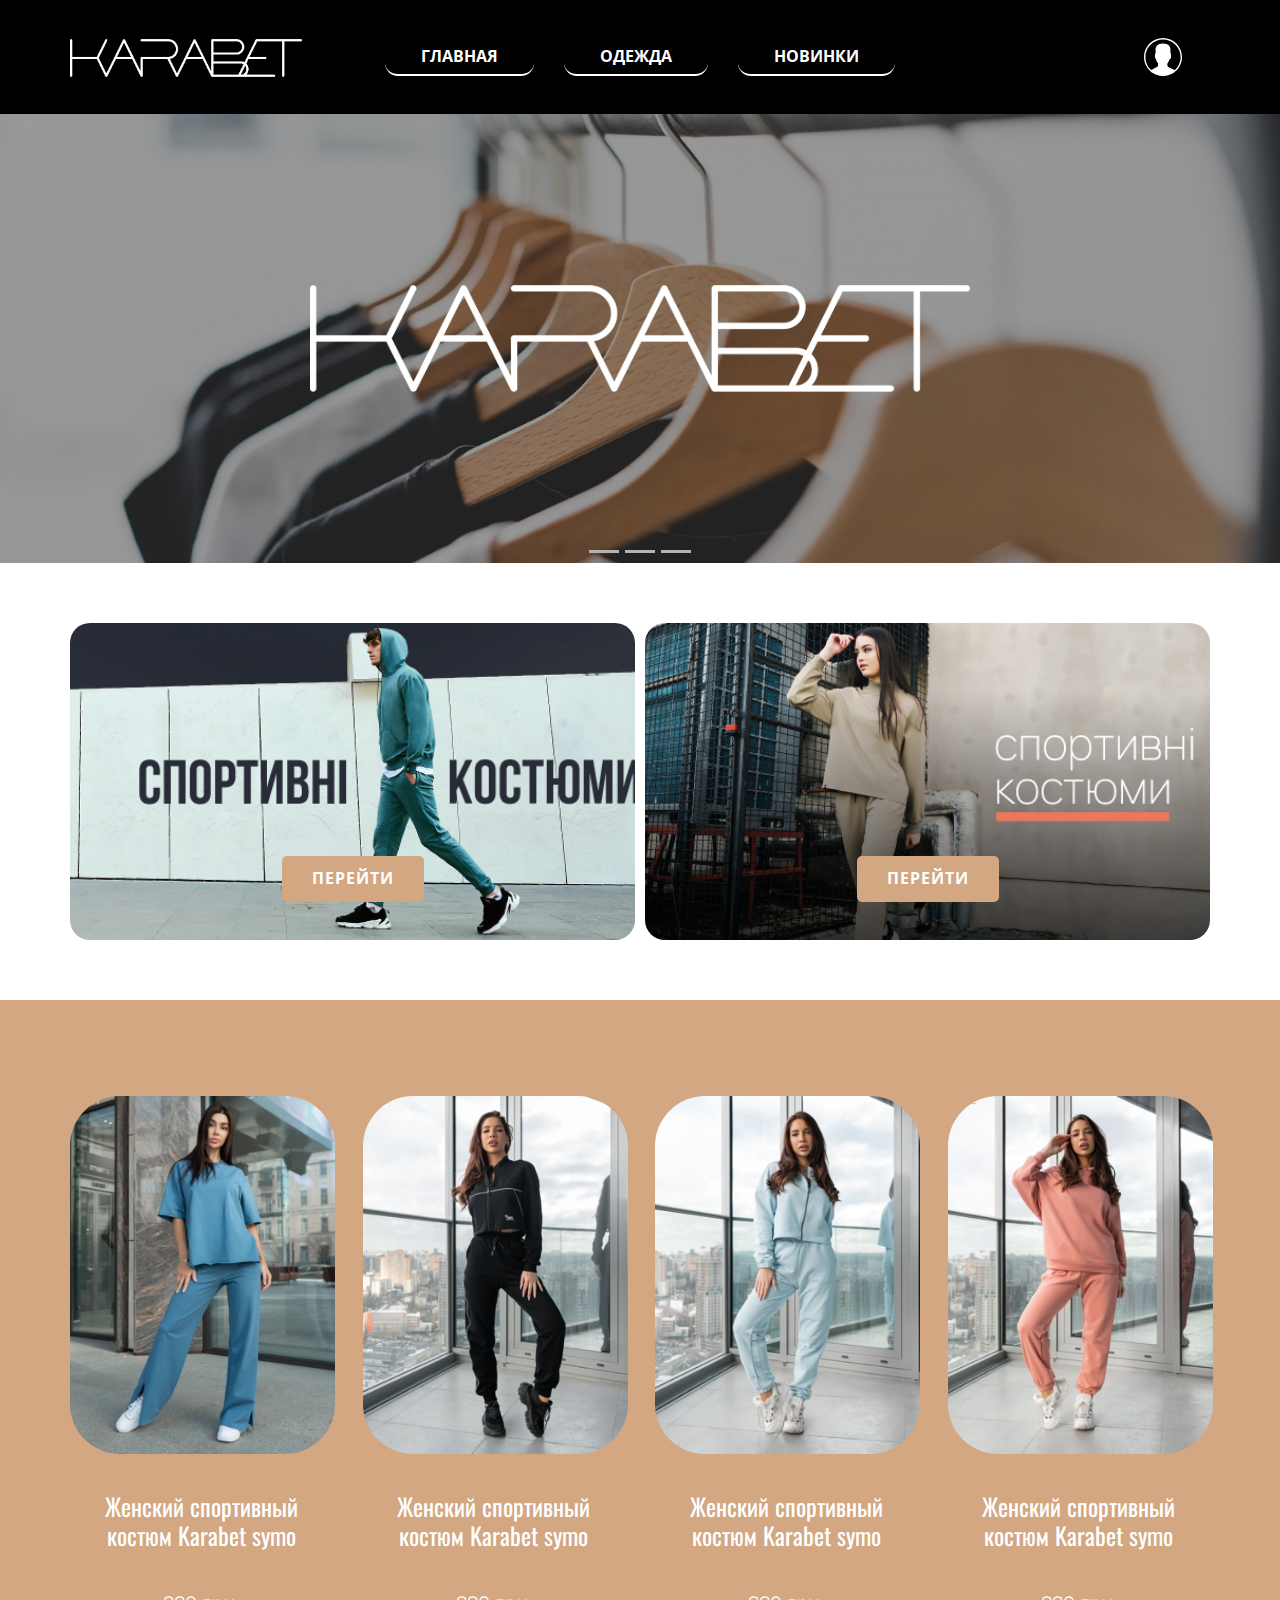
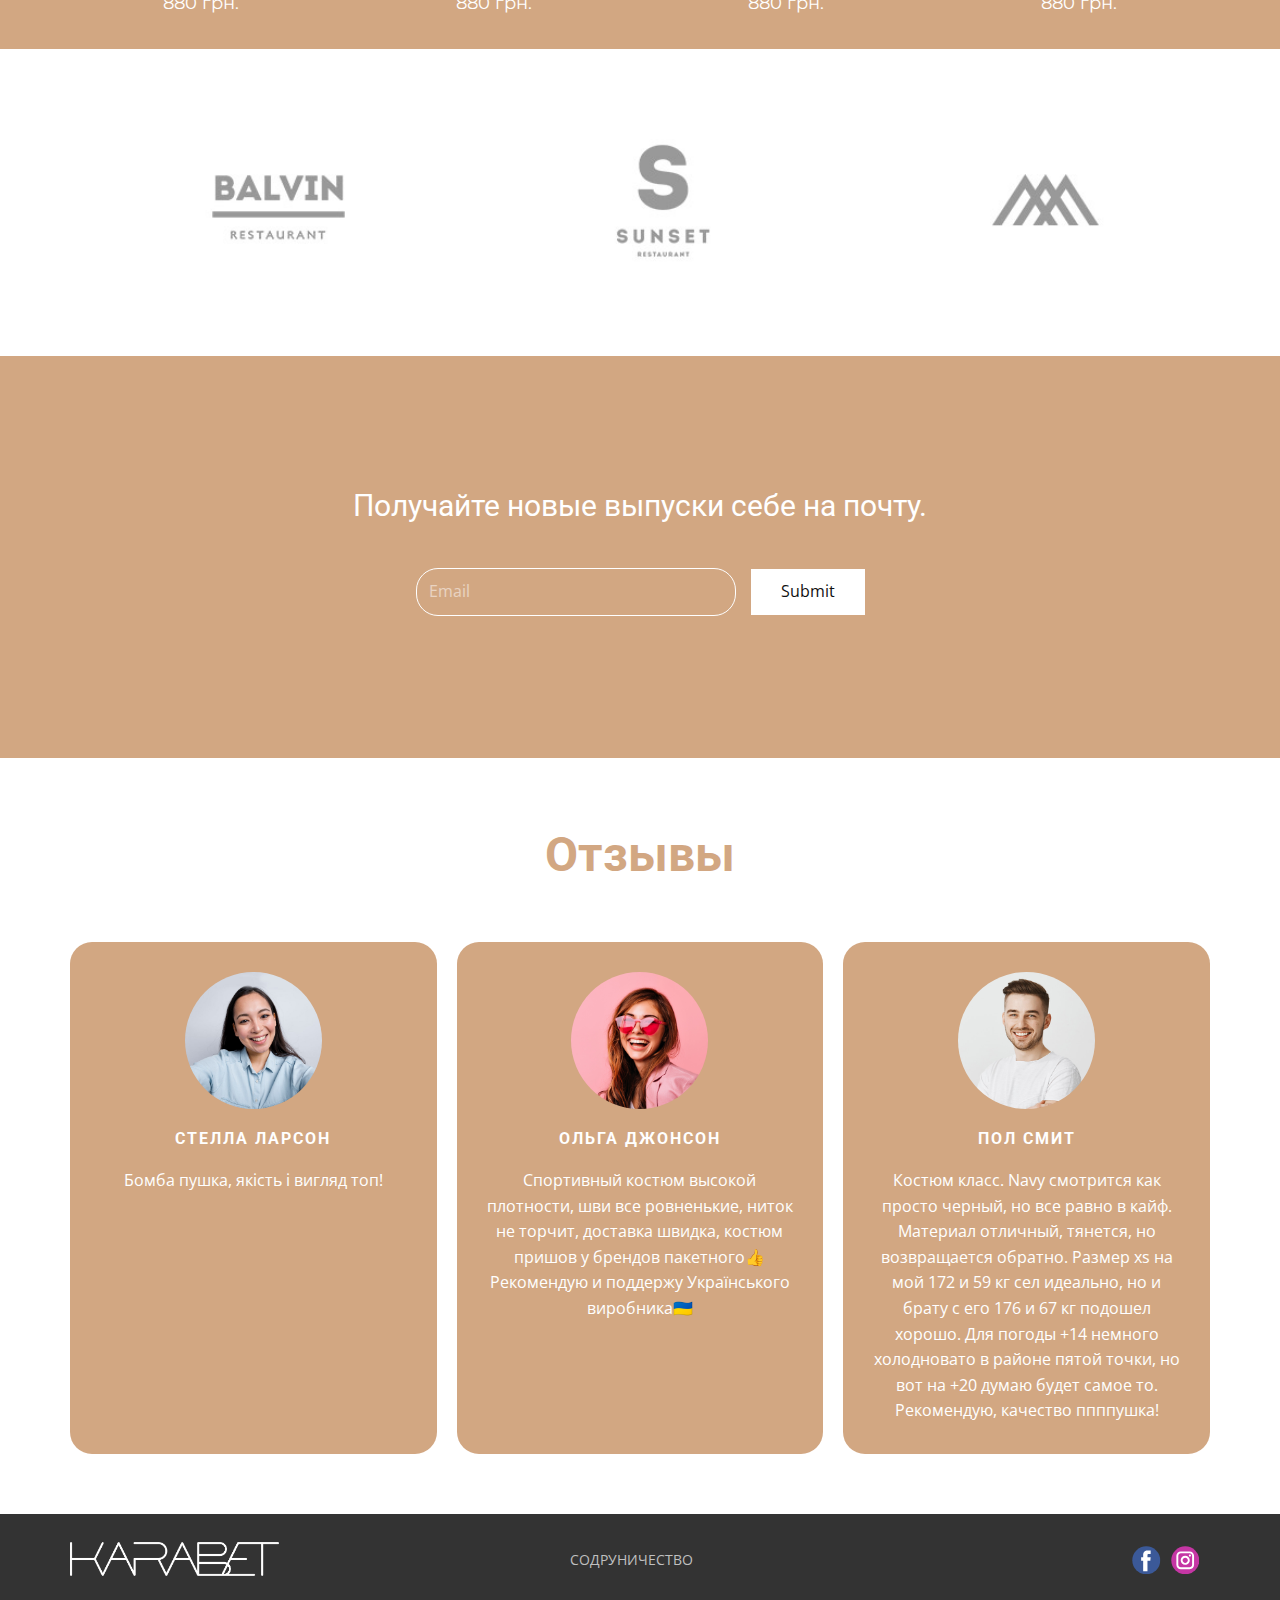
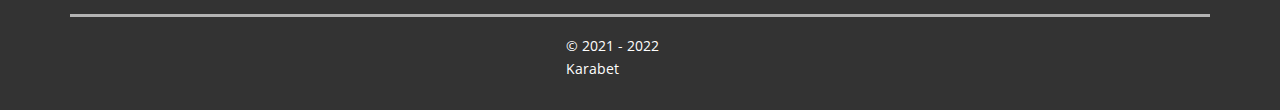
<file: index.html>
<!DOCTYPE html>
<html style="font-size: 16px;">
  <head>
	  <!-- Global site tag (gtag.js) - Google Analytics -->
<script async src="https://www.googletagmanager.com/gtag/js?id=G-96XTBKDZY0"></script>
<script>
  window.dataLayer = window.dataLayer || [];
  function gtag(){dataLayer.push(arguments);}
  gtag('js', new Date());

  gtag('config', 'G-96XTBKDZY0');
</script>
	  <meta name="author"content="Годзь Влад"> 
	  <meta name="robots" content="NOINDEX,NOFOLLOW" />
    <meta name="viewport" content="width=device-width, initial-scale=1.0">
    <meta charset="utf-8">
    <meta name="keywords" content="Интернет-магазин KARABET - Одежда для всей семьи, Женский спортивный костюм Karabet symo, Женский спортивный, Женский спортивный костюм, Cпортивный костюм, Спортивные костюмы в Украине, Купить спортивный костюм в Интернет-магазине">
    <meta name="description" content="Официальный каталог украинского бренда Karabet Studio. Магазины в крупнейших городах Украины. Большой выбор вещей. Высокое качество. Доставка 1-2 дня. Оплата при получении. Украинское производство.">
    <meta name="page_type" content="np-template-header-footer-from-plugin">
    <title>KARABЕ́T | for men & women</title>
	  <link rel="icon" type="image/x-icon" href="images/favicon.png">
    <link rel="stylesheet" href="nicepage.css" media="screen">
<link rel="stylesheet" href="index.css" media="screen">
    <script class="u-script" type="text/javascript" src="jquery.js" defer=""></script>
    <script class="u-script" type="text/javascript" src="nicepage.js" defer=""></script>
    <meta name="generator" content="Nicepage 4.8.2, nicepage.com">
    <link id="u-theme-google-font" rel="stylesheet" href="https://fonts.googleapis.com/css?family=Roboto:100,100i,300,300i,400,400i,500,500i,700,700i,900,900i|Open+Sans:300,300i,400,400i,500,500i,600,600i,700,700i,800,800i">
    <link id="u-page-google-font" rel="stylesheet" href="https://fonts.googleapis.com/css?family=Oswald:200,300,400,500,600,700|Montserrat:100,100i,200,200i,300,300i,400,400i,500,500i,600,600i,700,700i,800,800i,900,900i">
    
    
    
    
    
    
    
    
    
    <script type="application/ld+json">{
		"@context": "http://schema.org",
		"@type": "Organization",
		"name": "",
		"logo": "images/LOGOKarabet1.png",
		"sameAs": [
				"https://www.facebook.com/karabetstyle",
				"https://www.instagram.com/karabet_studio/"
		]
}</script>
    <meta name="theme-color" content="#478ac9">
    <meta property="og:title" content="index">
    <meta property="og:type" content="website">
  </head>
  <body class="u-body u-xxl-mode"><header class="u-align-center-xs u-black u-clearfix u-header u-header" id="sec-9068" data-animation-name="" data-animation-duration="0" data-animation-delay="0" data-animation-direction=""><div class="u-clearfix u-sheet u-sheet-1"><span class="u-icon u-text-white u-icon-1" data-href="Index4.html" data-page-id="147861892"><svg class="u-svg-link" preserveAspectRatio="xMidYMin slice" viewBox="0 0 55 55" style=""><use xmlns:xlink="http://www.w3.org/1999/xlink" xlink:href="#svg-ff4d"></use></svg><svg class="u-svg-content" viewBox="0 0 55 55" x="0px" y="0px" id="svg-ff4d" style="enable-background:new 0 0 55 55;"><path d="M55,27.5C55,12.337,42.663,0,27.5,0S0,12.337,0,27.5c0,8.009,3.444,15.228,8.926,20.258l-0.026,0.023l0.892,0.752
	c0.058,0.049,0.121,0.089,0.179,0.137c0.474,0.393,0.965,0.766,1.465,1.127c0.162,0.117,0.324,0.234,0.489,0.348
	c0.534,0.368,1.082,0.717,1.642,1.048c0.122,0.072,0.245,0.142,0.368,0.212c0.613,0.349,1.239,0.678,1.88,0.98
	c0.047,0.022,0.095,0.042,0.142,0.064c2.089,0.971,4.319,1.684,6.651,2.105c0.061,0.011,0.122,0.022,0.184,0.033
	c0.724,0.125,1.456,0.225,2.197,0.292c0.09,0.008,0.18,0.013,0.271,0.021C25.998,54.961,26.744,55,27.5,55
	c0.749,0,1.488-0.039,2.222-0.098c0.093-0.008,0.186-0.013,0.279-0.021c0.735-0.067,1.461-0.164,2.178-0.287
	c0.062-0.011,0.125-0.022,0.187-0.034c2.297-0.412,4.495-1.109,6.557-2.055c0.076-0.035,0.153-0.068,0.229-0.104
	c0.617-0.29,1.22-0.603,1.811-0.936c0.147-0.083,0.293-0.167,0.439-0.253c0.538-0.317,1.067-0.648,1.581-1
	c0.185-0.126,0.366-0.259,0.549-0.391c0.439-0.316,0.87-0.642,1.289-0.983c0.093-0.075,0.193-0.14,0.284-0.217l0.915-0.764
	l-0.027-0.023C51.523,42.802,55,35.55,55,27.5z M2,27.5C2,13.439,13.439,2,27.5,2S53,13.439,53,27.5
	c0,7.577-3.325,14.389-8.589,19.063c-0.294-0.203-0.59-0.385-0.893-0.537l-8.467-4.233c-0.76-0.38-1.232-1.144-1.232-1.993v-2.957
	c0.196-0.242,0.403-0.516,0.617-0.817c1.096-1.548,1.975-3.27,2.616-5.123c1.267-0.602,2.085-1.864,2.085-3.289v-3.545
	c0-0.867-0.318-1.708-0.887-2.369v-4.667c0.052-0.52,0.236-3.448-1.883-5.864C34.524,9.065,31.541,8,27.5,8
	s-7.024,1.065-8.867,3.168c-2.119,2.416-1.935,5.346-1.883,5.864v4.667c-0.568,0.661-0.887,1.502-0.887,2.369v3.545
	c0,1.101,0.494,2.128,1.34,2.821c0.81,3.173,2.477,5.575,3.093,6.389v2.894c0,0.816-0.445,1.566-1.162,1.958l-7.907,4.313
	c-0.252,0.137-0.502,0.297-0.752,0.476C5.276,41.792,2,35.022,2,27.5z"></path></svg></span>
        <nav class="u-menu u-menu-dropdown u-offcanvas u-menu-1" data-responsive-from="MD">
          <div class="menu-collapse" style="font-size: 1rem; letter-spacing: 0px; font-weight: 700; text-transform: uppercase;">
            <a class="u-button-style u-custom-active-border-color u-custom-active-color u-custom-border u-custom-border-color u-custom-border-radius u-custom-borders u-custom-hover-border-color u-custom-left-right-menu-spacing u-custom-padding-bottom u-custom-text-active-color u-custom-text-color u-custom-text-hover-color u-custom-top-bottom-menu-spacing u-nav-link u-text-active-palette-1-base u-text-hover-palette-2-base" href="#" style="padding: 5px 6px; font-size: calc(1em + 10px);">
              <svg class="u-svg-link" viewBox="0 0 24 24"><use xmlns:xlink="http://www.w3.org/1999/xlink" xlink:href="#menu-hamburger"></use></svg>
              <svg class="u-svg-content" version="1.1" id="menu-hamburger" viewBox="0 0 16 16" x="0px" y="0px" xmlns:xlink="http://www.w3.org/1999/xlink" xmlns="http://www.w3.org/2000/svg"><g><rect y="1" width="16" height="2"></rect><rect y="7" width="16" height="2"></rect><rect y="13" width="16" height="2"></rect>
</g></svg>
            </a>
          </div>
          <div class="u-custom-menu u-nav-container">
            <ul class="u-nav u-spacing-30 u-unstyled u-nav-1"><li class="u-nav-item"><a class="u-border-2 u-border-active-white u-border-hover-white u-border-no-left u-border-no-right u-border-no-top u-border-white u-button-style u-nav-link u-radius-13 u-text-active-white u-text-hover-palette-5-light-1 u-text-white" href="index.html" style="padding: 10px 36px;">Главная</a>
</li><li class="u-nav-item"><a class="u-border-2 u-border-active-white u-border-hover-white u-border-no-left u-border-no-right u-border-no-top u-border-white u-button-style u-nav-link u-radius-13 u-text-active-white u-text-hover-palette-5-light-1 u-text-white" href="#" style="padding: 10px 36px;">Одежда</a><div class="u-nav-popup"><ul class="u-h-spacing-39 u-nav u-unstyled u-v-spacing-11 u-nav-2"><li class="u-nav-item"><a class="u-button-style u-grey-10 u-nav-link" href="index1.html">Женская одежда</a>
</li><li class="u-nav-item"><a class="u-button-style u-grey-10 u-nav-link" href="index2.html">Мужская одежда</a>
</li></ul>
</div>
</li><li class="u-nav-item"><a class="u-border-2 u-border-active-white u-border-hover-white u-border-no-left u-border-no-right u-border-no-top u-border-white u-button-style u-nav-link u-radius-13 u-text-active-white u-text-hover-palette-5-light-1 u-text-white" href="index3.html" style="padding: 10px 36px;">Новинки</a>
</li></ul>
          </div>
          <div class="u-custom-menu u-nav-container-collapse">
            <div class="u-black u-container-style u-inner-container-layout u-opacity u-opacity-90 u-sidenav">
              <div class="u-inner-container-layout u-sidenav-overflow">
                <div class="u-menu-close"></div>
                <ul class="u-align-center u-nav u-popupmenu-items u-unstyled u-nav-3"><li class="u-nav-item"><a class="u-button-style u-nav-link" href="index.html">Главная</a>
</li><li class="u-nav-item"><a class="u-button-style u-nav-link" href="#">Одежда</a><div class="u-nav-popup"><ul class="u-h-spacing-39 u-nav u-unstyled u-v-spacing-11 u-nav-4"><li class="u-nav-item"><a class="u-button-style u-nav-link" href="index1.html">Женская одежда</a>
</li><li class="u-nav-item"><a class="u-button-style u-nav-link" href="index2.html">Мужская одежда</a>
</li></ul>
</div>
</li><li class="u-nav-item"><a class="u-button-style u-nav-link" href="index3.html">Новинки</a>
</li></ul>
              </div>
            </div>
            <div class="u-grey-10 u-menu-overlay u-opacity u-opacity-45"></div>
          </div>
        </nav>
        <a href="index.html" data-page-id="681125330" class="u-image u-logo u-image-1" data-image-width="2889" data-image-height="468" title="Главная">
          <img src="images/LOGOKarabet1.png" class="u-logo-image u-logo-image-1">
        </a>
      </div></header>
    <section class="u-carousel u-carousel-duration-500 u-slide u-block-669a-1" id="carousel_6254" data-image-width="1600" data-image-height="900" data-interval="4000" data-u-ride="carousel" data-pause="false">
      <ol class="u-absolute-hcenter u-carousel-indicators u-block-669a-5">
        <li data-u-target="#carousel_6254" data-u-slide-to="0" class="u-active u-grey-30"></li>
        <li data-u-target="#carousel_6254" class="u-grey-30" data-u-slide-to="1"></li>
        <li data-u-target="#carousel_6254" class="u-grey-30" data-u-slide-to="2"></li>
      </ol>
      <div class="u-carousel-inner" role="listbox">
        <div class="u-active u-align-center u-carousel-item u-clearfix u-image u-shading u-section-1-1" data-image-width="1600" data-image-height="900">
          <div class="u-align-left u-clearfix u-sheet u-valign-middle u-sheet-1">
            <img class="u-image u-image-default u-image-1" src="images/LOGOKarabet11.png" alt="" data-image-width="2889" data-image-height="468" data-href="#">
          </div>
        </div>
        <div class="u-align-center-lg u-align-center-md u-align-center-sm u-align-center-xl u-align-center-xs u-carousel-item u-clearfix u-image u-shading u-section-1-2" data-image-width="1920" data-image-height="600">
          <div class="u-clearfix u-sheet u-sheet-1"></div>
        </div>
        <div class="u-align-center u-carousel-item u-clearfix u-image u-shading u-section-1-3" src="" data-image-width="1680" data-image-height="900">
          <div class="u-clearfix u-sheet u-valign-middle u-sheet-1">
            <h2 class="u-custom-font u-font-courier-new u-text u-text-default u-text-1" data-animation-name="customAnimationIn" data-animation-duration="1000" data-animation-direction=""> БОЛЬШАЯ РАСПРОДАЖА В KARABET.<br>СКИДКИ 30-70%
            </h2>
          </div>
        </div>
      </div>
      <a class="u-absolute-vcenter u-carousel-control u-carousel-control-prev u-hidden u-text-grey-30 u-block-669a-3" href="#carousel_6254" role="button" data-u-slide="prev">
        <span aria-hidden="true">
          <svg viewBox="0 0 477.175 477.175"><path d="M145.188,238.575l215.5-215.5c5.3-5.3,5.3-13.8,0-19.1s-13.8-5.3-19.1,0l-225.1,225.1c-5.3,5.3-5.3,13.8,0,19.1l225.1,225
                    c2.6,2.6,6.1,4,9.5,4s6.9-1.3,9.5-4c5.3-5.3,5.3-13.8,0-19.1L145.188,238.575z"></path></svg>
        </span>
        <span class="sr-only">Previous</span>
      </a>
      <a class="u-absolute-vcenter u-carousel-control u-carousel-control-next u-hidden u-text-grey-30 u-block-669a-4" href="#carousel_6254" role="button" data-u-slide="next">
        <span aria-hidden="true">
          <svg viewBox="0 0 477.175 477.175"><path d="M360.731,229.075l-225.1-225.1c-5.3-5.3-13.8-5.3-19.1,0s-5.3,13.8,0,19.1l215.5,215.5l-215.5,215.5
                    c-5.3,5.3-5.3,13.8,0,19.1c2.6,2.6,6.1,4,9.5,4c3.4,0,6.9-1.3,9.5-4l225.1-225.1C365.931,242.875,365.931,234.275,360.731,229.075z"></path></svg>
        </span>
        <span class="sr-only">Next</span>
      </a>
    </section>
    <section class="u-clearfix u-section-2" id="sec-663c">
      <div class="u-clearfix u-sheet u-valign-middle u-sheet-1">
        <div class="u-clearfix u-expanded-width u-gutter-10 u-layout-wrap u-layout-wrap-1">
          <div class="u-layout">
            <div class="u-layout-row">
              <div class="u-align-left u-container-style u-image u-image-round u-layout-cell u-left-cell u-radius-25 u-size-30 u-image-1" src="" data-image-width="570" data-image-height="300" data-href="#">
                <div class="u-container-layout u-container-layout-1" src="">
                  <a href="index2.html" data-page-id="2431012798" class="u-btn u-btn-round u-button-style u-custom-color-2 u-hover-custom-color-2 u-hover-feature u-radius-5 u-btn-1">Перейти</a>
                </div>
              </div>
              <div class="u-align-center-sm u-align-center-xs u-align-left-lg u-align-left-md u-align-left-xl u-align-left-xxl u-container-style u-image u-layout-cell u-radius-25 u-right-cell u-size-30 u-image-2" src="" data-href="#" data-image-width="570" data-image-height="300">
                <div class="u-container-layout u-container-layout-2" src="">
                  <a href="index1.html" data-page-id="417626393" class="u-btn u-btn-round u-button-style u-custom-color-2 u-hover-custom-color-2 u-hover-feature u-radius-5 u-btn-2">Перейти</a>
                </div>
              </div>
            </div>
          </div>
        </div>
      </div>
      
      
    </section>
    <section class="u-clearfix u-custom-color-2 u-section-3" id="sec-4e37">
      <div class="u-clearfix u-sheet u-sheet-1">
        <div class="u-repeater u-repeater-1">
          <div class="u-container-style u-list-item u-repeater-item u-video-cover">
            <div class="u-container-layout u-similar-container u-container-layout-1">
              <img class="u-align-center-lg u-align-center-md u-align-center-sm u-align-center-xs u-image u-image-round u-radius-50 u-image-1" src="images/03510968fcc34ff0ab466c2efa15d9aa.jpeg" alt="" data-image-width="336" data-image-height="420">
              <div class="u-container-style u-expanded-width-lg u-expanded-width-md u-expanded-width-xl u-expanded-width-xxl u-group u-group-1">
                <div class="u-container-layout u-container-layout-2">
                  <h4 class="u-align-center u-custom-font u-font-oswald u-text u-text-white u-text-1"> Женский спортивный костюм Karabet symo</h4>
                  <h6 class="u-align-center u-custom-font u-font-montserrat u-text u-text-2"> 880 грн.</h6>
                </div>
              </div>
            </div>
          </div>
          <div class="u-align-center u-container-style u-list-item u-repeater-item u-video-cover">
            <div class="u-container-layout u-similar-container u-container-layout-3">
              <img class="u-align-center-lg u-align-center-md u-align-center-sm u-align-center-xs u-image u-image-round u-radius-50 u-image-2" src="images/b334647488e34ffa843dd0b1b7561b19.jpeg" alt="" data-image-width="336" data-image-height="420">
              <div class="u-container-style u-expanded-width-lg u-expanded-width-md u-expanded-width-xl u-expanded-width-xxl u-group u-video-cover u-group-2">
                <div class="u-container-layout u-container-layout-4">
                  <h4 class="u-align-center u-custom-font u-font-oswald u-text u-text-white u-text-3"> Женский спортивный костюм Karabet symo</h4>
                  <h6 class="u-align-center u-custom-font u-font-montserrat u-text u-text-4"> 880 грн.</h6>
                </div>
              </div>
            </div>
          </div>
          <div class="u-align-center u-container-style u-list-item u-repeater-item u-video-cover">
            <div class="u-container-layout u-similar-container u-container-layout-5">
              <img class="u-align-center-lg u-align-center-md u-align-center-sm u-align-center-xs u-image u-image-round u-radius-50 u-image-3" src="images/51244a3e5cad4fa789153a7228e9fe6b.jpeg" alt="" data-image-width="336" data-image-height="420">
              <div class="u-container-style u-expanded-width-lg u-expanded-width-md u-expanded-width-xl u-expanded-width-xxl u-group u-video-cover u-group-3">
                <div class="u-container-layout u-container-layout-6">
                  <h4 class="u-align-center u-custom-font u-font-oswald u-text u-text-white u-text-5"> Женский спортивный костюм Karabet symo</h4>
                  <h6 class="u-align-center u-custom-font u-font-montserrat u-text u-text-6"> 880 грн.</h6>
                </div>
              </div>
            </div>
          </div>
          <div class="u-align-center u-container-style u-list-item u-repeater-item u-video-cover">
            <div class="u-container-layout u-similar-container u-container-layout-7">
              <img class="u-align-center-lg u-align-center-md u-align-center-sm u-align-center-xs u-image u-image-round u-radius-50 u-image-4" src="images/1edc336057d84feca75d97e58a9d52b2.jpeg" alt="" data-image-width="336" data-image-height="420">
              <div class="u-container-style u-expanded-width-lg u-expanded-width-md u-expanded-width-xl u-expanded-width-xxl u-group u-video-cover u-group-4">
                <div class="u-container-layout u-container-layout-8">
                  <h4 class="u-align-center u-custom-font u-font-oswald u-text u-text-white u-text-7"> Женский спортивный костюм Karabet symo</h4>
                  <h6 class="u-align-center u-custom-font u-font-montserrat u-text u-text-8"> 880 грн.</h6>
                </div>
              </div>
            </div>
          </div>
        </div>
      </div>
    </section>
    <section class="u-align-center-lg u-align-center-md u-align-center-sm u-align-center-xs u-clearfix u-section-4" id="sec-355e">
      <div class="u-clearfix u-sheet u-valign-middle-lg u-valign-middle-md u-valign-middle-sm u-valign-middle-xs u-sheet-1">
        <div class="u-expanded-width u-list u-list-1">
          <div class="u-repeater u-repeater-1">
            <div class="u-container-style u-list-item u-repeater-item">
              <div class="u-container-layout u-similar-container u-container-layout-1">
                <img alt="" class="u-align-center u-expanded-width-xs u-image u-image-contain u-image-default u-image-1" data-image-width="150" data-image-height="150" src="images/82896c5cfbeb3e9d628d685761d5106b.jpeg">
              </div>
            </div>
            <div class="u-container-style u-list-item u-repeater-item">
              <div class="u-container-layout u-similar-container u-container-layout-2">
                <img alt="" class="u-align-center u-expanded-width-xs u-image u-image-contain u-image-default u-image-2" data-image-width="150" data-image-height="150" src="images/e55bae5793cb5e5848bd5882209fecba.jpeg">
              </div>
            </div>
            <div class="u-container-style u-list-item u-repeater-item">
              <div class="u-container-layout u-similar-container u-container-layout-3">
                <img alt="" class="u-align-center u-expanded-width-xs u-image u-image-contain u-image-default u-image-3" data-image-width="150" data-image-height="150" src="images/f9e95c14b7f65aff23628e89fe290e03.jpeg">
              </div>
            </div>
          </div>
        </div>
      </div>
    </section>
    <section class="u-align-center u-clearfix u-custom-color-2 u-section-5" id="sec-5dc6">
      <div class="u-clearfix u-sheet u-sheet-1">
        <h3 class="u-text u-text-default u-text-1"> Получайте новые выпуски себе на почту.</h3>
        <div class="u-form u-form-1">
          <form action="#" method="POST" class="u-clearfix u-form-horizontal u-form-spacing-15 u-inner-form" style="padding: 15px;" source="email">
            <div class="u-form-email u-form-group u-label-none">
              <label for="email-ef64" class="u-label">Email</label>
              <input type="email" placeholder="Email" id="email-ef64" name="email" class="u-border-1 u-border-white u-input u-input-rectangle u-radius-22" required="">
            </div>
            <div class="u-form-group u-form-submit">
              <a href="#" class="u-border-none u-btn u-btn-submit u-button-style u-white u-btn-1">Submit</a>
              <input type="submit" value="submit" class="u-form-control-hidden">
            </div>
            <div class="u-form-send-message u-form-send-success">#FormSendSuccess</div>
            <div class="u-form-send-error u-form-send-message">#FormSendError</div>
            <input type="hidden" value="" name="recaptchaResponse">
          </form>
        </div>
      </div>
    </section>
    <section class="u-align-center u-clearfix u-section-6" id="carousel_ef32">
      <div class="u-clearfix u-sheet u-sheet-1">
        <h2 class="u-text u-text-custom-color-2 u-text-default u-text-1"> Отзывы</h2>
        <div class="u-expanded-width u-layout-grid u-list u-list-1">
          <div class="u-repeater u-repeater-1">
            <div class="u-align-center u-container-style u-custom-color-2 u-list-item u-radius-22 u-repeater-item u-shape-round u-list-item-1">
              <div class="u-container-layout u-similar-container u-valign-top u-container-layout-1">
                <div alt="" class="u-image u-image-circle u-image-1" data-image-width="1000" data-image-height="876"></div>
                <h6 class="u-text u-text-default u-text-white u-text-2"> стелла ларсон</h6>
                <p class="u-text u-text-3"> Бомба пушка, якість і вигляд топ!</p>
              </div>
            </div>
            <div class="u-align-center u-container-style u-custom-color-2 u-list-item u-radius-22 u-repeater-item u-shape-round u-list-item-2">
              <div class="u-container-layout u-similar-container u-valign-top u-container-layout-2">
                <div alt="" class="u-image u-image-circle u-image-2" data-image-width="800" data-image-height="800"></div>
                <h6 class="u-text u-text-default u-text-white u-text-4"> Ольга Джонсон</h6>
                <p class="u-text u-text-5"> Спортивный костюм высокой плотности, шви все ровненькие, ниток не торчит, доставка швидка, костюм пришов у брендов пакетного👍 Рекомендую и поддержу Українського виробника🇺🇦</p>
              </div>
            </div>
            <div class="u-align-center u-container-style u-custom-color-2 u-list-item u-radius-22 u-repeater-item u-shape-round u-list-item-3">
              <div class="u-container-layout u-similar-container u-valign-top u-container-layout-3">
                <div alt="" class="u-image u-image-circle u-image-3" data-image-width="626" data-image-height="417"></div>
                <h6 class="u-text u-text-default u-text-white u-text-6"> Пол Смит</h6>
                <p class="u-text u-text-7"> Костюм класс. Navy смотрится как просто черный, но все равно в кайф. Материал отличный, тянется, но возвращается обратно. Размер xs на мой 172 и 59 кг сел идеально, но и брату с его 176 и 67 кг подошел хорошо. Для погоды +14 немного холодновато в районе пятой точки, но вот на +20 думаю будет самое то. Рекомендую, качество ппппушка!</p>
              </div>
            </div>
          </div>
        </div>
      </div>
    </section>
    
    
    
    
    <footer class="u-align-center-md u-align-center-sm u-align-center-xs u-clearfix u-footer u-grey-80" id="sec-7356"><div class="u-clearfix u-sheet u-sheet-1">
        <a href="#" class="u-image u-logo u-image-1" data-image-width="2889" data-image-height="468" title="№">
          <img src="images/LOGOKarabet1-5.png" class="u-logo-image u-logo-image-1">
        </a>
        <div class="u-align-left-lg u-align-left-md u-align-left-xl u-align-left-xxl u-align-right-sm u-align-right-xs u-social-icons u-spacing-10 u-social-icons-1">
          <a class="u-social-url" title="facebook" target="_blank" href="https://www.facebook.com/karabetstyle"><span class="u-icon u-social-facebook u-social-icon u-icon-1"><svg class="u-svg-link" preserveAspectRatio="xMidYMin slice" viewBox="0 0 112 112" style=""><use xmlns:xlink="http://www.w3.org/1999/xlink" xlink:href="#svg-9c58"></use></svg><svg class="u-svg-content" viewBox="0 0 112 112" x="0" y="0" id="svg-9c58"><circle fill="currentColor" cx="56.1" cy="56.1" r="55"></circle><path fill="#FFFFFF" d="M73.5,31.6h-9.1c-1.4,0-3.6,0.8-3.6,3.9v8.5h12.6L72,58.3H60.8v40.8H43.9V58.3h-8V43.9h8v-9.2
            c0-6.7,3.1-17,17-17h12.5v13.9H73.5z"></path></svg></span>
          </a>
          <a class="u-social-url" title="instagram" target="_blank" href="https://www.instagram.com/karabet_studio/"><span class="u-icon u-social-icon u-social-instagram u-icon-2"><svg class="u-svg-link" preserveAspectRatio="xMidYMin slice" viewBox="0 0 112 112" style=""><use xmlns:xlink="http://www.w3.org/1999/xlink" xlink:href="#svg-712c"></use></svg><svg class="u-svg-content" viewBox="0 0 112 112" x="0" y="0" id="svg-712c"><circle fill="currentColor" cx="56.1" cy="56.1" r="55"></circle><path fill="#FFFFFF" d="M55.9,38.2c-9.9,0-17.9,8-17.9,17.9C38,66,46,74,55.9,74c9.9,0,17.9-8,17.9-17.9C73.8,46.2,65.8,38.2,55.9,38.2
            z M55.9,66.4c-5.7,0-10.3-4.6-10.3-10.3c-0.1-5.7,4.6-10.3,10.3-10.3c5.7,0,10.3,4.6,10.3,10.3C66.2,61.8,61.6,66.4,55.9,66.4z"></path><path fill="#FFFFFF" d="M74.3,33.5c-2.3,0-4.2,1.9-4.2,4.2s1.9,4.2,4.2,4.2s4.2-1.9,4.2-4.2S76.6,33.5,74.3,33.5z"></path><path fill="#FFFFFF" d="M73.1,21.3H38.6c-9.7,0-17.5,7.9-17.5,17.5v34.5c0,9.7,7.9,17.6,17.5,17.6h34.5c9.7,0,17.5-7.9,17.5-17.5V38.8
            C90.6,29.1,82.7,21.3,73.1,21.3z M83,73.3c0,5.5-4.5,9.9-9.9,9.9H38.6c-5.5,0-9.9-4.5-9.9-9.9V38.8c0-5.5,4.5-9.9,9.9-9.9h34.5
            c5.5,0,9.9,4.5,9.9,9.9V73.3z"></path></svg></span>
          </a>
        </div>
        <p class="u-text u-text-grey-15 u-text-1">
          <a class="u-active-none u-border-none u-btn u-button-link u-button-style u-hover-none u-none u-text-grey-25 u-btn-1" href="index5.html" data-page-id="754713083">СОДРУНИЧЕСТВО</a>
        </p>
        <div class="u-absolute-hcenter-md u-absolute-hcenter-sm u-absolute-hcenter-xs u-border-3 u-border-grey-30 u-expanded-width u-line u-line-horizontal u-line-1"></div>
        <p class="u-text u-text-2"> © 2021 - 2022 Karabet</p>
      </div></footer>
  </body>
</html>
</file>
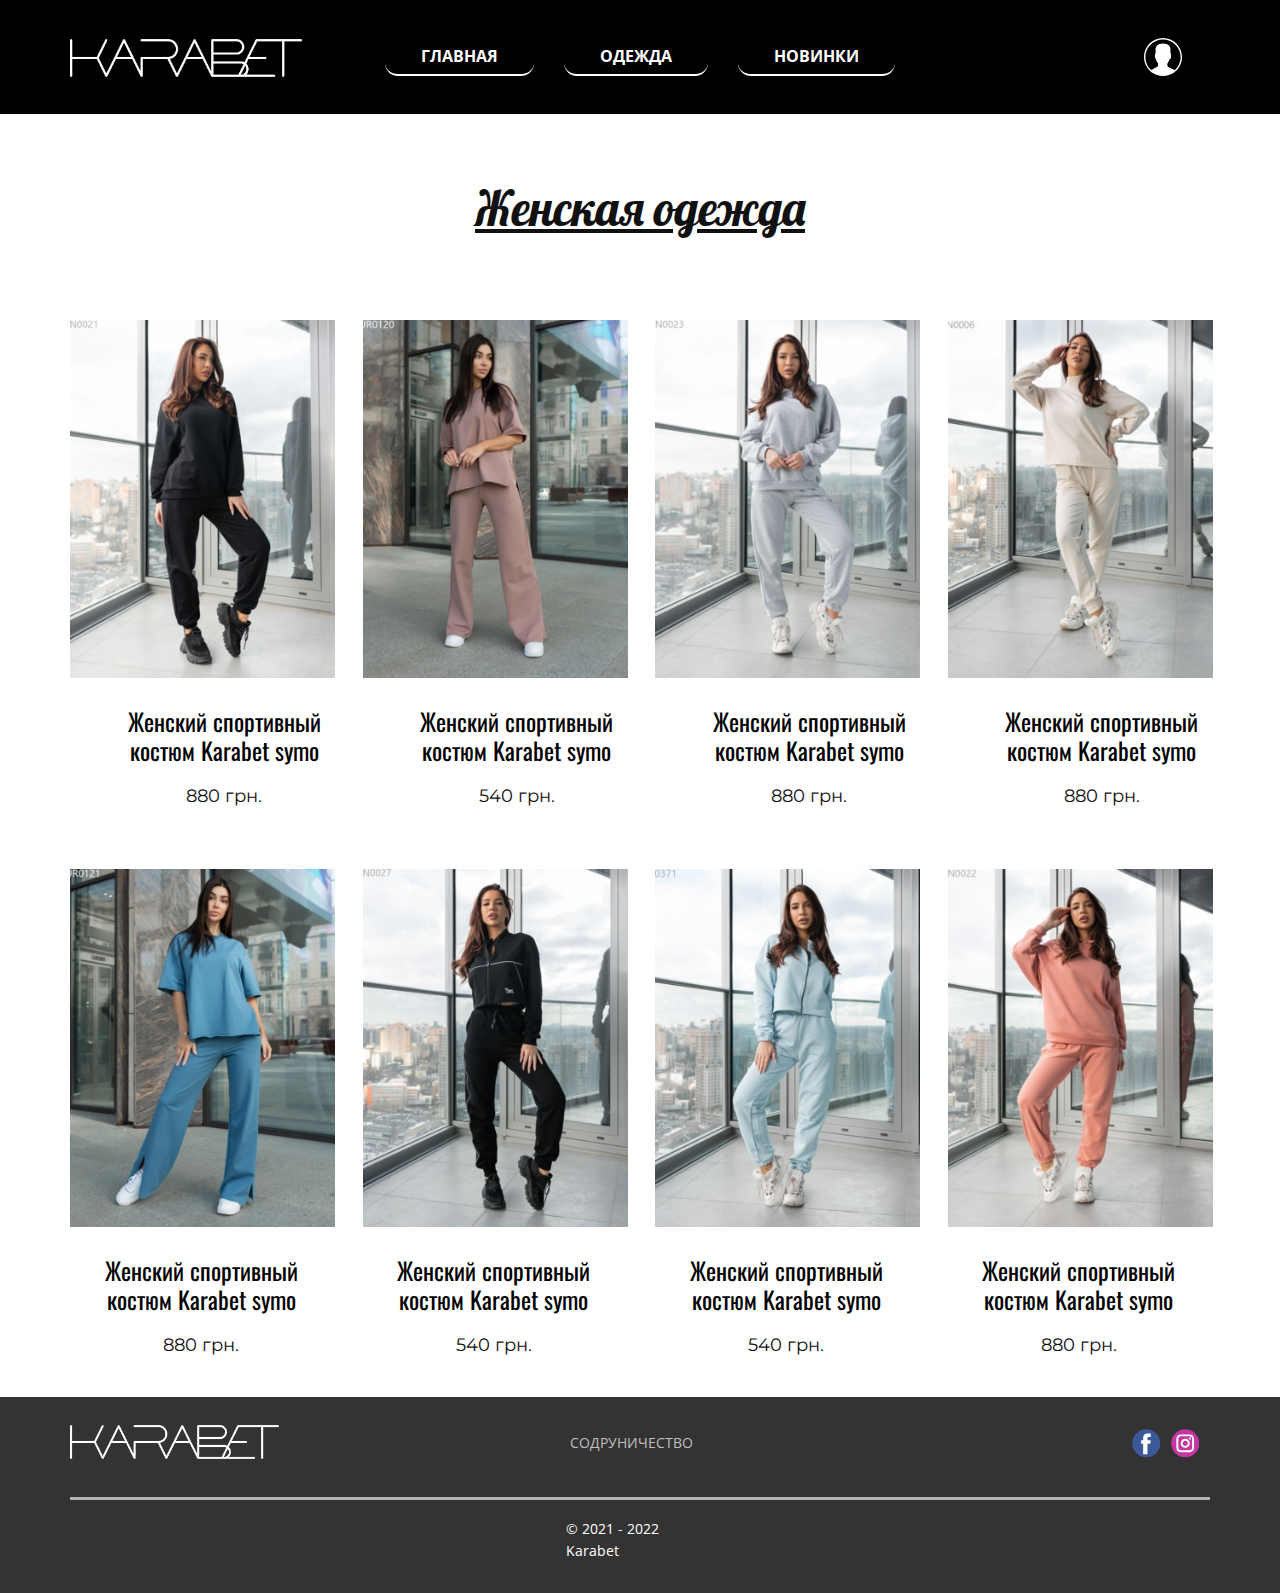
<file: index1.html>
<!DOCTYPE html>
<html style="font-size: 16px;">
  <head>
    <meta name="viewport" content="width=device-width, initial-scale=1.0">
    <meta charset="utf-8">
    <meta name="keywords" content="Женский спортивный костюм Karabet symo, Женский спортивный, Женский спортивный костюм, Cпортивный костюм, Спортивные костюмы в Украине, Купить спортивный костюм в Интернет-магазине">
    <meta name="description" content="Официальный каталог украинского бренда Karabet Studio. Магазины в крупнейших городах Украины. Большой выбор вещей. Высокое качество. Доставка 1-2 дня. Оплата при получении. Украинское производство.">
    <meta name="page_type" content="np-template-header-footer-from-plugin">
    <title>Женские спортивные костюмы</title>
    <link rel="icon" href="images/favicon (KARABET).png" type="image/x-icon">
    <link rel="stylesheet" href="nicepage.css" media="screen">
<link rel="stylesheet" href="index1.css" media="screen">
    <script class="u-script" type="text/javascript" src="jquery.js" defer=""></script>
    <script class="u-script" type="text/javascript" src="nicepage.js" defer=""></script>
    <meta name="generator" content="Nicepage 4.8.2, nicepage.com">
    <link id="u-theme-google-font" rel="stylesheet" href="https://fonts.googleapis.com/css?family=Roboto:100,100i,300,300i,400,400i,500,500i,700,700i,900,900i|Open+Sans:300,300i,400,400i,500,500i,600,600i,700,700i,800,800i">
    <link id="u-page-google-font" rel="stylesheet" href="https://fonts.googleapis.com/css?family=Lobster:400|Oswald:200,300,400,500,600,700|Montserrat:100,100i,200,200i,300,300i,400,400i,500,500i,600,600i,700,700i,800,800i,900,900i">
    
    
    
    
    <script type="application/ld+json">{
		"@context": "http://schema.org",
		"@type": "Organization",
		"name": "",
		"logo": "images/LOGOKarabet1.png",
		"sameAs": [
				"https://www.facebook.com/karabetstyle",
				"https://www.instagram.com/karabet_studio/"
		]
}</script>
    <meta name="theme-color" content="#478ac9">
    <meta property="og:title" content="index1">
    <meta property="og:type" content="website">
  </head>
  <body class="u-body u-xxl-mode"><header class="u-align-center-xs u-black u-clearfix u-header u-header" id="sec-9068" data-animation-name="" data-animation-duration="0" data-animation-delay="0" data-animation-direction=""><div class="u-clearfix u-sheet u-sheet-1"><span class="u-icon u-text-white u-icon-1" data-href="Index4.html" data-page-id="147861892"><svg class="u-svg-link" preserveAspectRatio="xMidYMin slice" viewBox="0 0 55 55" style=""><use xmlns:xlink="http://www.w3.org/1999/xlink" xlink:href="#svg-ff4d"></use></svg><svg class="u-svg-content" viewBox="0 0 55 55" x="0px" y="0px" id="svg-ff4d" style="enable-background:new 0 0 55 55;"><path d="M55,27.5C55,12.337,42.663,0,27.5,0S0,12.337,0,27.5c0,8.009,3.444,15.228,8.926,20.258l-0.026,0.023l0.892,0.752
	c0.058,0.049,0.121,0.089,0.179,0.137c0.474,0.393,0.965,0.766,1.465,1.127c0.162,0.117,0.324,0.234,0.489,0.348
	c0.534,0.368,1.082,0.717,1.642,1.048c0.122,0.072,0.245,0.142,0.368,0.212c0.613,0.349,1.239,0.678,1.88,0.98
	c0.047,0.022,0.095,0.042,0.142,0.064c2.089,0.971,4.319,1.684,6.651,2.105c0.061,0.011,0.122,0.022,0.184,0.033
	c0.724,0.125,1.456,0.225,2.197,0.292c0.09,0.008,0.18,0.013,0.271,0.021C25.998,54.961,26.744,55,27.5,55
	c0.749,0,1.488-0.039,2.222-0.098c0.093-0.008,0.186-0.013,0.279-0.021c0.735-0.067,1.461-0.164,2.178-0.287
	c0.062-0.011,0.125-0.022,0.187-0.034c2.297-0.412,4.495-1.109,6.557-2.055c0.076-0.035,0.153-0.068,0.229-0.104
	c0.617-0.29,1.22-0.603,1.811-0.936c0.147-0.083,0.293-0.167,0.439-0.253c0.538-0.317,1.067-0.648,1.581-1
	c0.185-0.126,0.366-0.259,0.549-0.391c0.439-0.316,0.87-0.642,1.289-0.983c0.093-0.075,0.193-0.14,0.284-0.217l0.915-0.764
	l-0.027-0.023C51.523,42.802,55,35.55,55,27.5z M2,27.5C2,13.439,13.439,2,27.5,2S53,13.439,53,27.5
	c0,7.577-3.325,14.389-8.589,19.063c-0.294-0.203-0.59-0.385-0.893-0.537l-8.467-4.233c-0.76-0.38-1.232-1.144-1.232-1.993v-2.957
	c0.196-0.242,0.403-0.516,0.617-0.817c1.096-1.548,1.975-3.27,2.616-5.123c1.267-0.602,2.085-1.864,2.085-3.289v-3.545
	c0-0.867-0.318-1.708-0.887-2.369v-4.667c0.052-0.52,0.236-3.448-1.883-5.864C34.524,9.065,31.541,8,27.5,8
	s-7.024,1.065-8.867,3.168c-2.119,2.416-1.935,5.346-1.883,5.864v4.667c-0.568,0.661-0.887,1.502-0.887,2.369v3.545
	c0,1.101,0.494,2.128,1.34,2.821c0.81,3.173,2.477,5.575,3.093,6.389v2.894c0,0.816-0.445,1.566-1.162,1.958l-7.907,4.313
	c-0.252,0.137-0.502,0.297-0.752,0.476C5.276,41.792,2,35.022,2,27.5z"></path></svg></span>
        <nav class="u-menu u-menu-dropdown u-offcanvas u-menu-1" data-responsive-from="MD">
          <div class="menu-collapse" style="font-size: 1rem; letter-spacing: 0px; font-weight: 700; text-transform: uppercase;">
            <a class="u-button-style u-custom-active-border-color u-custom-active-color u-custom-border u-custom-border-color u-custom-border-radius u-custom-borders u-custom-hover-border-color u-custom-left-right-menu-spacing u-custom-padding-bottom u-custom-text-active-color u-custom-text-color u-custom-text-hover-color u-custom-top-bottom-menu-spacing u-nav-link u-text-active-palette-1-base u-text-hover-palette-2-base" href="#" style="padding: 5px 6px; font-size: calc(1em + 10px);">
              <svg class="u-svg-link" viewBox="0 0 24 24"><use xmlns:xlink="http://www.w3.org/1999/xlink" xlink:href="#menu-hamburger"></use></svg>
              <svg class="u-svg-content" version="1.1" id="menu-hamburger" viewBox="0 0 16 16" x="0px" y="0px" xmlns:xlink="http://www.w3.org/1999/xlink" xmlns="http://www.w3.org/2000/svg"><g><rect y="1" width="16" height="2"></rect><rect y="7" width="16" height="2"></rect><rect y="13" width="16" height="2"></rect>
</g></svg>
            </a>
          </div>
          <div class="u-custom-menu u-nav-container">
            <ul class="u-nav u-spacing-30 u-unstyled u-nav-1"><li class="u-nav-item"><a class="u-border-2 u-border-active-white u-border-hover-white u-border-no-left u-border-no-right u-border-no-top u-border-white u-button-style u-nav-link u-radius-13 u-text-active-white u-text-hover-palette-5-light-1 u-text-white" href="index.html" style="padding: 10px 36px;">Главная</a>
</li><li class="u-nav-item"><a class="u-border-2 u-border-active-white u-border-hover-white u-border-no-left u-border-no-right u-border-no-top u-border-white u-button-style u-nav-link u-radius-13 u-text-active-white u-text-hover-palette-5-light-1 u-text-white" href="#" style="padding: 10px 36px;">Одежда</a><div class="u-nav-popup"><ul class="u-h-spacing-39 u-nav u-unstyled u-v-spacing-11 u-nav-2"><li class="u-nav-item"><a class="u-button-style u-grey-10 u-nav-link" href="index1.html">Женская одежда</a>
</li><li class="u-nav-item"><a class="u-button-style u-grey-10 u-nav-link" href="index2.html">Мужская одежда</a>
</li></ul>
</div>
</li><li class="u-nav-item"><a class="u-border-2 u-border-active-white u-border-hover-white u-border-no-left u-border-no-right u-border-no-top u-border-white u-button-style u-nav-link u-radius-13 u-text-active-white u-text-hover-palette-5-light-1 u-text-white" href="index3.html" style="padding: 10px 36px;">Новинки</a>
</li></ul>
          </div>
          <div class="u-custom-menu u-nav-container-collapse">
            <div class="u-black u-container-style u-inner-container-layout u-opacity u-opacity-90 u-sidenav">
              <div class="u-inner-container-layout u-sidenav-overflow">
                <div class="u-menu-close"></div>
                <ul class="u-align-center u-nav u-popupmenu-items u-unstyled u-nav-3"><li class="u-nav-item"><a class="u-button-style u-nav-link" href="index.html">Главная</a>
</li><li class="u-nav-item"><a class="u-button-style u-nav-link" href="#">Одежда</a><div class="u-nav-popup"><ul class="u-h-spacing-39 u-nav u-unstyled u-v-spacing-11 u-nav-4"><li class="u-nav-item"><a class="u-button-style u-nav-link" href="index1.html">Женская одежда</a>
</li><li class="u-nav-item"><a class="u-button-style u-nav-link" href="index2.html">Мужская одежда</a>
</li></ul>
</div>
</li><li class="u-nav-item"><a class="u-button-style u-nav-link" href="index3.html">Новинки</a>
</li></ul>
              </div>
            </div>
            <div class="u-grey-10 u-menu-overlay u-opacity u-opacity-45"></div>
          </div>
        </nav>
        <a href="index.html" data-page-id="681125330" class="u-image u-logo u-image-1" data-image-width="2889" data-image-height="468" title="Главная">
          <img src="images/LOGOKarabet1.png" class="u-logo-image u-logo-image-1">
        </a>
      </div></header>
    <section class="u-align-center u-clearfix u-section-1" id="sec-4bde">
      <div class="u-clearfix u-sheet u-sheet-1">
        <h1 class="u-align-center u-custom-font u-font-lobster u-text u-text-default u-text-1">Женская одежда</h1>
        <div class="u-expanded-width u-list u-list-1">
          <div class="u-repeater u-repeater-1">
            <div class="u-container-style u-list-item u-repeater-item u-video-cover u-list-item-1">
              <div class="u-container-layout u-similar-container u-valign-bottom-lg u-valign-bottom-md u-valign-bottom-xl u-valign-bottom-xxl u-container-layout-1">
                <img class="u-image u-image-default u-image-1" src="images/c74bb33007a24f0b9bee33f6d3249fa4.jpeg" alt="" data-image-width="336" data-image-height="420">
                <div class="u-align-center u-container-style u-group u-group-1">
                  <div class="u-container-layout u-valign-middle-lg u-valign-middle-md u-valign-middle-sm u-valign-middle-xs u-container-layout-2">
                    <h4 class="u-align-center-lg u-align-center-md u-align-center-sm u-align-center-xs u-custom-font u-font-oswald u-text u-text-black u-text-2"> Женский спортивный костюм Karabet symo</h4>
                    <h6 class="u-custom-font u-font-montserrat u-text u-text-3"> 880 грн.</h6>
                  </div>
                </div>
              </div>
            </div>
            <div class="u-align-center u-container-style u-list-item u-repeater-item u-video-cover u-list-item-2">
              <div class="u-container-layout u-similar-container u-valign-bottom-lg u-valign-bottom-md u-valign-bottom-xl u-valign-bottom-xxl u-container-layout-3">
                <img class="u-image u-image-default u-image-2" src="images/ed430ac40d004f5aa001dc6e2790c684.jpeg" alt="" data-image-width="336" data-image-height="420">
                <div class="u-align-center u-container-style u-group u-video-cover u-group-2">
                  <div class="u-container-layout u-valign-middle-lg u-valign-middle-md u-valign-middle-sm u-valign-middle-xs u-container-layout-4">
                    <h4 class="u-align-center-lg u-align-center-md u-align-center-sm u-align-center-xs u-custom-font u-font-oswald u-text u-text-black u-text-4"> Женский спортивный костюм Karabet symo</h4>
                    <h6 class="u-custom-font u-font-montserrat u-text u-text-5">540&nbsp;грн. </h6>
                  </div>
                </div>
              </div>
            </div>
            <div class="u-align-center u-container-style u-list-item u-repeater-item u-video-cover u-list-item-3">
              <div class="u-container-layout u-similar-container u-valign-bottom-lg u-valign-bottom-md u-valign-bottom-xl u-valign-bottom-xxl u-container-layout-5">
                <img class="u-image u-image-default u-image-3" src="images/bcbc6a025bff4fd1aaac1d12101ed008.jpeg" alt="" data-image-width="336" data-image-height="420">
                <div class="u-align-center u-container-style u-group u-video-cover u-group-3">
                  <div class="u-container-layout u-valign-middle-lg u-valign-middle-md u-valign-middle-sm u-valign-middle-xs u-container-layout-6">
                    <h4 class="u-align-center-lg u-align-center-md u-align-center-sm u-align-center-xs u-custom-font u-font-oswald u-text u-text-black u-text-6"> Женский спортивный костюм Karabet symo</h4>
                    <h6 class="u-custom-font u-font-montserrat u-text u-text-7"> 880 грн.</h6>
                  </div>
                </div>
              </div>
            </div>
            <div class="u-align-center u-container-style u-list-item u-repeater-item u-video-cover u-list-item-4">
              <div class="u-container-layout u-similar-container u-valign-bottom-lg u-valign-bottom-md u-valign-bottom-xl u-valign-bottom-xxl u-container-layout-7">
                <img class="u-image u-image-default u-image-4" src="images/a646191bb2624fa6af7b9c84056b1cf9.jpeg" alt="" data-image-width="336" data-image-height="420">
                <div class="u-align-center u-container-style u-group u-video-cover u-group-4">
                  <div class="u-container-layout u-valign-middle-lg u-valign-middle-md u-valign-middle-sm u-valign-middle-xs u-container-layout-8">
                    <h4 class="u-align-center-lg u-align-center-md u-align-center-sm u-align-center-xs u-custom-font u-font-oswald u-text u-text-black u-text-8"> Женский спортивный костюм Karabet symo</h4>
                    <h6 class="u-custom-font u-font-montserrat u-text u-text-9"> 880 грн.</h6>
                  </div>
                </div>
              </div>
            </div>
          </div>
        </div>
        <div class="u-expanded-width u-list u-list-2">
          <div class="u-repeater u-repeater-2">
            <div class="u-container-style u-list-item u-repeater-item u-video-cover">
              <div class="u-container-layout u-similar-container u-container-layout-9">
                <img class="u-image u-image-default u-image-5" src="images/03510968fcc34ff0ab466c2efa15d9aa.jpeg" alt="" data-image-width="336" data-image-height="420">
                <div class="u-align-center u-container-style u-expanded-width u-group u-group-5">
                  <div class="u-container-layout u-valign-top u-container-layout-10">
                    <h4 class="u-custom-font u-font-oswald u-text u-text-black u-text-10"> Женский спортивный костюм Karabet symo</h4>
                    <h6 class="u-custom-font u-font-montserrat u-text u-text-11"> 880 грн.</h6>
                  </div>
                </div>
              </div>
            </div>
            <div class="u-align-center u-container-style u-list-item u-repeater-item u-video-cover">
              <div class="u-container-layout u-similar-container u-container-layout-11">
                <img class="u-image u-image-default u-image-6" src="images/b334647488e34ffa843dd0b1b7561b19.jpeg" alt="" data-image-width="336" data-image-height="420">
                <div class="u-align-center u-container-style u-expanded-width u-group u-video-cover u-group-6">
                  <div class="u-container-layout u-valign-top u-container-layout-12">
                    <h4 class="u-custom-font u-font-oswald u-text u-text-black u-text-12"> Женский спортивный костюм Karabet symo</h4>
                    <h6 class="u-custom-font u-font-montserrat u-text u-text-13">540&nbsp;грн. </h6>
                  </div>
                </div>
              </div>
            </div>
            <div class="u-align-center u-container-style u-list-item u-repeater-item u-video-cover">
              <div class="u-container-layout u-similar-container u-container-layout-13">
                <img class="u-image u-image-default u-image-7" src="images/51244a3e5cad4fa789153a7228e9fe6b.jpeg" alt="" data-image-width="336" data-image-height="420">
                <div class="u-align-center u-container-style u-expanded-width u-group u-video-cover u-group-7">
                  <div class="u-container-layout u-valign-top u-container-layout-14">
                    <h4 class="u-custom-font u-font-oswald u-text u-text-black u-text-14"> Женский спортивный костюм Karabet symo</h4>
                    <h6 class="u-custom-font u-font-montserrat u-text u-text-15"> 540&nbsp;грн. </h6>
                  </div>
                </div>
              </div>
            </div>
            <div class="u-align-center u-container-style u-list-item u-repeater-item u-video-cover">
              <div class="u-container-layout u-similar-container u-container-layout-15">
                <img class="u-image u-image-default u-image-8" src="images/1edc336057d84feca75d97e58a9d52b2.jpeg" alt="" data-image-width="336" data-image-height="420">
                <div class="u-align-center u-container-style u-expanded-width u-group u-video-cover u-group-8">
                  <div class="u-container-layout u-valign-top u-container-layout-16">
                    <h4 class="u-custom-font u-font-oswald u-text u-text-black u-text-16"> Женский спортивный костюм Karabet symo</h4>
                    <h6 class="u-custom-font u-font-montserrat u-text u-text-17"> 880 грн.</h6>
                  </div>
                </div>
              </div>
            </div>
          </div>
        </div>
      </div>
    </section>
    
    
    
    
    <footer class="u-align-center-md u-align-center-sm u-align-center-xs u-clearfix u-footer u-grey-80" id="sec-7356"><div class="u-clearfix u-sheet u-sheet-1">
        <a href="#" class="u-image u-logo u-image-1" data-image-width="2889" data-image-height="468" title="№">
          <img src="images/LOGOKarabet1-5.png" class="u-logo-image u-logo-image-1">
        </a>
        <div class="u-align-left-lg u-align-left-md u-align-left-xl u-align-left-xxl u-align-right-sm u-align-right-xs u-social-icons u-spacing-10 u-social-icons-1">
          <a class="u-social-url" title="facebook" target="_blank" href="https://www.facebook.com/karabetstyle"><span class="u-icon u-social-facebook u-social-icon u-icon-1"><svg class="u-svg-link" preserveAspectRatio="xMidYMin slice" viewBox="0 0 112 112" style=""><use xmlns:xlink="http://www.w3.org/1999/xlink" xlink:href="#svg-9c58"></use></svg><svg class="u-svg-content" viewBox="0 0 112 112" x="0" y="0" id="svg-9c58"><circle fill="currentColor" cx="56.1" cy="56.1" r="55"></circle><path fill="#FFFFFF" d="M73.5,31.6h-9.1c-1.4,0-3.6,0.8-3.6,3.9v8.5h12.6L72,58.3H60.8v40.8H43.9V58.3h-8V43.9h8v-9.2
            c0-6.7,3.1-17,17-17h12.5v13.9H73.5z"></path></svg></span>
          </a>
          <a class="u-social-url" title="instagram" target="_blank" href="https://www.instagram.com/karabet_studio/"><span class="u-icon u-social-icon u-social-instagram u-icon-2"><svg class="u-svg-link" preserveAspectRatio="xMidYMin slice" viewBox="0 0 112 112" style=""><use xmlns:xlink="http://www.w3.org/1999/xlink" xlink:href="#svg-712c"></use></svg><svg class="u-svg-content" viewBox="0 0 112 112" x="0" y="0" id="svg-712c"><circle fill="currentColor" cx="56.1" cy="56.1" r="55"></circle><path fill="#FFFFFF" d="M55.9,38.2c-9.9,0-17.9,8-17.9,17.9C38,66,46,74,55.9,74c9.9,0,17.9-8,17.9-17.9C73.8,46.2,65.8,38.2,55.9,38.2
            z M55.9,66.4c-5.7,0-10.3-4.6-10.3-10.3c-0.1-5.7,4.6-10.3,10.3-10.3c5.7,0,10.3,4.6,10.3,10.3C66.2,61.8,61.6,66.4,55.9,66.4z"></path><path fill="#FFFFFF" d="M74.3,33.5c-2.3,0-4.2,1.9-4.2,4.2s1.9,4.2,4.2,4.2s4.2-1.9,4.2-4.2S76.6,33.5,74.3,33.5z"></path><path fill="#FFFFFF" d="M73.1,21.3H38.6c-9.7,0-17.5,7.9-17.5,17.5v34.5c0,9.7,7.9,17.6,17.5,17.6h34.5c9.7,0,17.5-7.9,17.5-17.5V38.8
            C90.6,29.1,82.7,21.3,73.1,21.3z M83,73.3c0,5.5-4.5,9.9-9.9,9.9H38.6c-5.5,0-9.9-4.5-9.9-9.9V38.8c0-5.5,4.5-9.9,9.9-9.9h34.5
            c5.5,0,9.9,4.5,9.9,9.9V73.3z"></path></svg></span>
          </a>
        </div>
        <p class="u-text u-text-grey-15 u-text-1">
          <a class="u-active-none u-border-none u-btn u-button-link u-button-style u-hover-none u-none u-text-grey-25 u-btn-1" href="index5.html" data-page-id="754713083">СОДРУНИЧЕСТВО</a>
        </p>
        <div class="u-absolute-hcenter-md u-absolute-hcenter-sm u-absolute-hcenter-xs u-border-3 u-border-grey-30 u-expanded-width u-line u-line-horizontal u-line-1"></div>
        <p class="u-text u-text-2"> © 2021 - 2022 Karabet</p>
      </div></footer>
   
  </body>
</html>
</file>
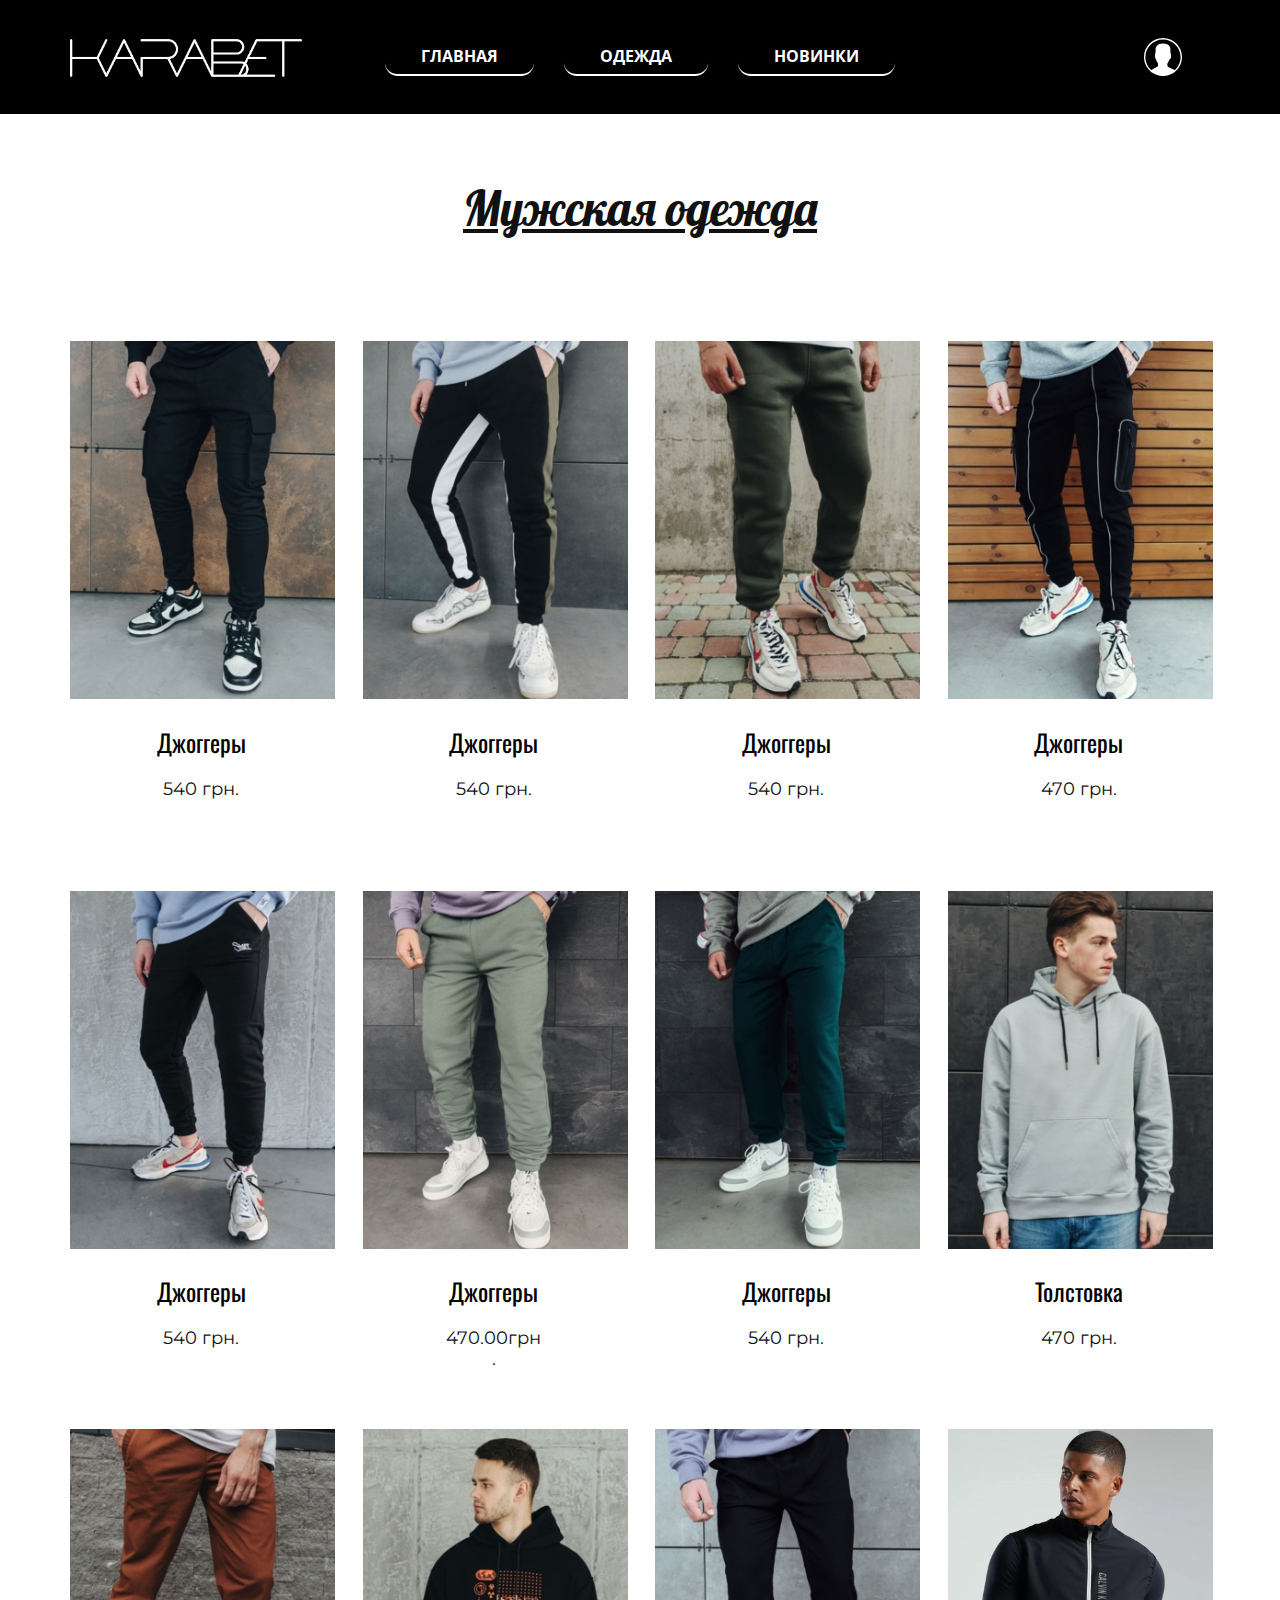
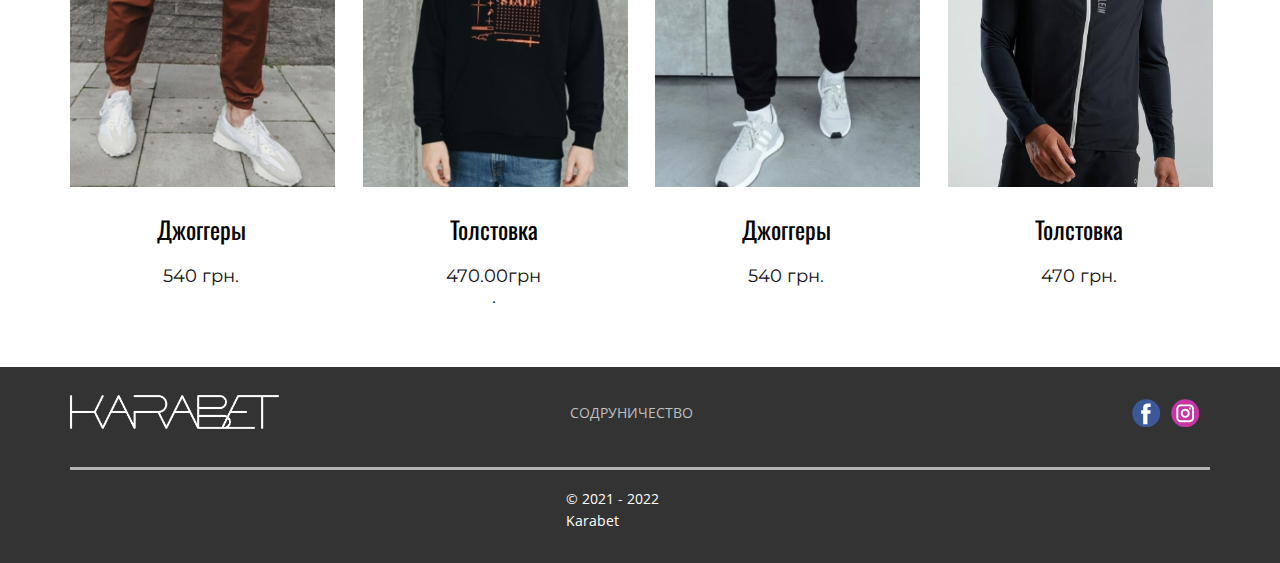
<file: index2.html>
<!DOCTYPE html>
<html style="font-size: 16px;">
  <head>
	  <meta name="author"content="Годзь Влад"> 
    <meta name="viewport" content="width=device-width, initial-scale=1.0">
    <meta charset="utf-8">
    <meta name="keywords" content="Джоггеры, Купить джоггеры, Толстовка, Мужская толстовка, Мужская одежда, Мужские спортивные костюмы, Cпортивный костюм,Спортивные костюмы в Украине, Купить спортивный костюм в Интернет-магазине">
    <meta name="description" content="Официальный каталог украинского бренда Karabet Studio. Магазины в крупнейших городах Украины. Большой выбор вещей. Высокое качество. Доставка 1-2 дня. Оплата при получении. Украинское производство.">
    <meta name="page_type" content="np-template-header-footer-from-plugin">
    <title>Мужские спортивные костюмы</title>
    <link rel="icon" href="images/favicon (KARABET).png" type="image/x-icon">
    <link rel="stylesheet" href="nicepage.css" media="screen">
<link rel="stylesheet" href="index2.css" media="screen">
    <script class="u-script" type="text/javascript" src="jquery.js" defer=""></script>
    <script class="u-script" type="text/javascript" src="nicepage.js" defer=""></script>
    <meta name="generator" content="Nicepage 4.8.2, nicepage.com">
    <link id="u-theme-google-font" rel="stylesheet" href="https://fonts.googleapis.com/css?family=Roboto:100,100i,300,300i,400,400i,500,500i,700,700i,900,900i|Open+Sans:300,300i,400,400i,500,500i,600,600i,700,700i,800,800i">
    <link id="u-page-google-font" rel="stylesheet" href="https://fonts.googleapis.com/css?family=Lobster:400|Oswald:200,300,400,500,600,700|Montserrat:100,100i,200,200i,300,300i,400,400i,500,500i,600,600i,700,700i,800,800i,900,900i">
    
    
    
    
    
    
    <script type="application/ld+json">{
		"@context": "http://schema.org",
		"@type": "Organization",
		"name": "",
		"logo": "images/LOGOKarabet1.png",
		"sameAs": [
				"https://www.facebook.com/karabetstyle",
				"https://www.instagram.com/karabet_studio/"
		]
}</script>
    <meta name="theme-color" content="#478ac9">
    <meta property="og:title" content="index2">
    <meta property="og:type" content="website">
  </head>
  <body class="u-body u-xxl-mode"><header class="u-align-center-xs u-black u-clearfix u-header u-header" id="sec-9068" data-animation-name="" data-animation-duration="0" data-animation-delay="0" data-animation-direction=""><div class="u-clearfix u-sheet u-sheet-1"><span class="u-icon u-text-white u-icon-1" data-href="Index4.html" data-page-id="147861892"><svg class="u-svg-link" preserveAspectRatio="xMidYMin slice" viewBox="0 0 55 55" style=""><use xmlns:xlink="http://www.w3.org/1999/xlink" xlink:href="#svg-ff4d"></use></svg><svg class="u-svg-content" viewBox="0 0 55 55" x="0px" y="0px" id="svg-ff4d" style="enable-background:new 0 0 55 55;"><path d="M55,27.5C55,12.337,42.663,0,27.5,0S0,12.337,0,27.5c0,8.009,3.444,15.228,8.926,20.258l-0.026,0.023l0.892,0.752
	c0.058,0.049,0.121,0.089,0.179,0.137c0.474,0.393,0.965,0.766,1.465,1.127c0.162,0.117,0.324,0.234,0.489,0.348
	c0.534,0.368,1.082,0.717,1.642,1.048c0.122,0.072,0.245,0.142,0.368,0.212c0.613,0.349,1.239,0.678,1.88,0.98
	c0.047,0.022,0.095,0.042,0.142,0.064c2.089,0.971,4.319,1.684,6.651,2.105c0.061,0.011,0.122,0.022,0.184,0.033
	c0.724,0.125,1.456,0.225,2.197,0.292c0.09,0.008,0.18,0.013,0.271,0.021C25.998,54.961,26.744,55,27.5,55
	c0.749,0,1.488-0.039,2.222-0.098c0.093-0.008,0.186-0.013,0.279-0.021c0.735-0.067,1.461-0.164,2.178-0.287
	c0.062-0.011,0.125-0.022,0.187-0.034c2.297-0.412,4.495-1.109,6.557-2.055c0.076-0.035,0.153-0.068,0.229-0.104
	c0.617-0.29,1.22-0.603,1.811-0.936c0.147-0.083,0.293-0.167,0.439-0.253c0.538-0.317,1.067-0.648,1.581-1
	c0.185-0.126,0.366-0.259,0.549-0.391c0.439-0.316,0.87-0.642,1.289-0.983c0.093-0.075,0.193-0.14,0.284-0.217l0.915-0.764
	l-0.027-0.023C51.523,42.802,55,35.55,55,27.5z M2,27.5C2,13.439,13.439,2,27.5,2S53,13.439,53,27.5
	c0,7.577-3.325,14.389-8.589,19.063c-0.294-0.203-0.59-0.385-0.893-0.537l-8.467-4.233c-0.76-0.38-1.232-1.144-1.232-1.993v-2.957
	c0.196-0.242,0.403-0.516,0.617-0.817c1.096-1.548,1.975-3.27,2.616-5.123c1.267-0.602,2.085-1.864,2.085-3.289v-3.545
	c0-0.867-0.318-1.708-0.887-2.369v-4.667c0.052-0.52,0.236-3.448-1.883-5.864C34.524,9.065,31.541,8,27.5,8
	s-7.024,1.065-8.867,3.168c-2.119,2.416-1.935,5.346-1.883,5.864v4.667c-0.568,0.661-0.887,1.502-0.887,2.369v3.545
	c0,1.101,0.494,2.128,1.34,2.821c0.81,3.173,2.477,5.575,3.093,6.389v2.894c0,0.816-0.445,1.566-1.162,1.958l-7.907,4.313
	c-0.252,0.137-0.502,0.297-0.752,0.476C5.276,41.792,2,35.022,2,27.5z"></path></svg></span>
        <nav class="u-menu u-menu-dropdown u-offcanvas u-menu-1" data-responsive-from="MD">
          <div class="menu-collapse" style="font-size: 1rem; letter-spacing: 0px; font-weight: 700; text-transform: uppercase;">
            <a class="u-button-style u-custom-active-border-color u-custom-active-color u-custom-border u-custom-border-color u-custom-border-radius u-custom-borders u-custom-hover-border-color u-custom-left-right-menu-spacing u-custom-padding-bottom u-custom-text-active-color u-custom-text-color u-custom-text-hover-color u-custom-top-bottom-menu-spacing u-nav-link u-text-active-palette-1-base u-text-hover-palette-2-base" href="#" style="padding: 5px 6px; font-size: calc(1em + 10px);">
              <svg class="u-svg-link" viewBox="0 0 24 24"><use xmlns:xlink="http://www.w3.org/1999/xlink" xlink:href="#menu-hamburger"></use></svg>
              <svg class="u-svg-content" version="1.1" id="menu-hamburger" viewBox="0 0 16 16" x="0px" y="0px" xmlns:xlink="http://www.w3.org/1999/xlink" xmlns="http://www.w3.org/2000/svg"><g><rect y="1" width="16" height="2"></rect><rect y="7" width="16" height="2"></rect><rect y="13" width="16" height="2"></rect>
</g></svg>
            </a>
          </div>
          <div class="u-custom-menu u-nav-container">
            <ul class="u-nav u-spacing-30 u-unstyled u-nav-1"><li class="u-nav-item"><a class="u-border-2 u-border-active-white u-border-hover-white u-border-no-left u-border-no-right u-border-no-top u-border-white u-button-style u-nav-link u-radius-13 u-text-active-white u-text-hover-palette-5-light-1 u-text-white" href="index.html" style="padding: 10px 36px;">Главная</a>
</li><li class="u-nav-item"><a class="u-border-2 u-border-active-white u-border-hover-white u-border-no-left u-border-no-right u-border-no-top u-border-white u-button-style u-nav-link u-radius-13 u-text-active-white u-text-hover-palette-5-light-1 u-text-white" href="#" style="padding: 10px 36px;">Одежда</a><div class="u-nav-popup"><ul class="u-h-spacing-39 u-nav u-unstyled u-v-spacing-11 u-nav-2"><li class="u-nav-item"><a class="u-button-style u-grey-10 u-nav-link" href="index1.html">Женская одежда</a>
</li><li class="u-nav-item"><a class="u-button-style u-grey-10 u-nav-link" href="index2.html">Мужская одежда</a>
</li></ul>
</div>
</li><li class="u-nav-item"><a class="u-border-2 u-border-active-white u-border-hover-white u-border-no-left u-border-no-right u-border-no-top u-border-white u-button-style u-nav-link u-radius-13 u-text-active-white u-text-hover-palette-5-light-1 u-text-white" href="index3.html" style="padding: 10px 36px;">Новинки</a>
</li></ul>
          </div>
          <div class="u-custom-menu u-nav-container-collapse">
            <div class="u-black u-container-style u-inner-container-layout u-opacity u-opacity-90 u-sidenav">
              <div class="u-inner-container-layout u-sidenav-overflow">
                <div class="u-menu-close"></div>
                <ul class="u-align-center u-nav u-popupmenu-items u-unstyled u-nav-3"><li class="u-nav-item"><a class="u-button-style u-nav-link" href="index.html">Главная</a>
</li><li class="u-nav-item"><a class="u-button-style u-nav-link" href="#">Одежда</a><div class="u-nav-popup"><ul class="u-h-spacing-39 u-nav u-unstyled u-v-spacing-11 u-nav-4"><li class="u-nav-item"><a class="u-button-style u-nav-link" href="index1.html">Женская одежда</a>
</li><li class="u-nav-item"><a class="u-button-style u-nav-link" href="index2.html">Мужская одежда</a>
</li></ul>
</div>
</li><li class="u-nav-item"><a class="u-button-style u-nav-link" href="index3.html">Новинки</a>
</li></ul>
              </div>
            </div>
            <div class="u-grey-10 u-menu-overlay u-opacity u-opacity-45"></div>
          </div>
        </nav>
        <a href="index.html" data-page-id="681125330" class="u-image u-logo u-image-1" data-image-width="2889" data-image-height="468" title="Главная">
          <img src="images/LOGOKarabet1.png" class="u-logo-image u-logo-image-1">
        </a>
      </div></header>
    <section class="u-align-center u-clearfix u-section-1" id="carousel_83d1">
      <div class="u-clearfix u-sheet u-sheet-1">
        <h1 class="u-custom-font u-font-lobster u-text u-text-default u-text-1">Мужская одежда</h1>
        <div class="u-expanded-width u-list u-list-1">
          <div class="u-repeater u-repeater-1">
            <div class="u-container-style u-list-item u-repeater-item u-video-cover u-list-item-1">
              <div class="u-container-layout u-similar-container u-container-layout-1">
                <img class="u-image u-image-default u-image-1" src="images/foto.jpeg" alt="" data-image-width="288" data-image-height="420">
                <div class="u-align-center u-container-style u-expanded-width u-group u-group-1">
                  <div class="u-container-layout u-container-layout-2">
                    <h4 class="u-custom-font u-font-oswald u-text u-text-black u-text-2">Джоггеры</h4>
                    <h6 class="u-custom-font u-font-montserrat u-text u-text-3"> 540&nbsp;грн. </h6>
                  </div>
                </div>
              </div>
            </div>
            <div class="u-align-center u-container-style u-list-item u-repeater-item u-video-cover u-list-item-2">
              <div class="u-container-layout u-similar-container u-container-layout-3">
                <img class="u-image u-image-default u-image-2" src="images/ca955b31a6b14f028ca7dc8fa83cd65f.jpeg" alt="" data-image-width="288" data-image-height="420">
                <div class="u-align-center u-container-style u-expanded-width u-group u-video-cover u-group-2">
                  <div class="u-container-layout u-container-layout-4">
                    <h4 class="u-custom-font u-font-oswald u-text u-text-black u-text-4"> Джоггеры</h4>
                    <h6 class="u-custom-font u-font-montserrat u-text u-text-5">540&nbsp;грн. </h6>
                  </div>
                </div>
              </div>
            </div>
            <div class="u-align-center u-container-style u-list-item u-repeater-item u-video-cover u-list-item-3">
              <div class="u-container-layout u-similar-container u-container-layout-5">
                <img class="u-image u-image-default u-image-3" src="images/da4ddc31d8e44f62a3f3150e89a1391a.jpeg" alt="" data-image-width="288" data-image-height="420">
                <div class="u-align-center u-container-style u-expanded-width u-group u-video-cover u-group-3">
                  <div class="u-container-layout u-container-layout-6">
                    <h4 class="u-custom-font u-font-oswald u-text u-text-black u-text-6"> Джоггеры</h4>
                    <h6 class="u-custom-font u-font-montserrat u-text u-text-7"> 540&nbsp;грн. </h6>
                  </div>
                </div>
              </div>
            </div>
            <div class="u-align-center u-container-style u-list-item u-repeater-item u-video-cover u-list-item-4">
              <div class="u-container-layout u-similar-container u-container-layout-7">
                <img class="u-image u-image-default u-image-4" src="images/b3504ca21df24f98806d16d661e047f6.jpeg" alt="" data-image-width="288" data-image-height="420">
                <div class="u-align-center u-container-style u-expanded-width u-group u-video-cover u-group-4">
                  <div class="u-container-layout u-container-layout-8">
                    <h4 class="u-custom-font u-font-oswald u-text u-text-black u-text-8"> Джоггеры</h4>
                    <h6 class="u-custom-font u-font-montserrat u-text u-text-9"> 470&nbsp;грн. </h6>
                  </div>
                </div>
              </div>
            </div>
          </div>
        </div>
      </div>
    </section>
    <section class="u-align-center u-clearfix u-section-2" id="sec-1f1f">
      <div class="u-clearfix u-sheet u-valign-middle u-sheet-1">
        <div class="u-expanded-width u-list u-list-1">
          <div class="u-repeater u-repeater-1">
            <div class="u-container-style u-list-item u-repeater-item u-video-cover u-list-item-1">
              <div class="u-container-layout u-similar-container u-container-layout-1">
                <img class="u-image u-image-default u-image-1" src="images/b9810e290fb54f01a0bc01087e725f76.jpeg" alt="" data-image-width="288" data-image-height="420">
                <div class="u-align-center u-container-style u-expanded-width u-group u-group-1">
                  <div class="u-container-layout u-container-layout-2">
                    <h4 class="u-custom-font u-font-oswald u-text u-text-black u-text-1"> Джоггеры</h4>
                    <h6 class="u-align-center-lg u-align-center-md u-align-center-sm u-align-center-xl u-align-center-xs u-custom-font u-font-montserrat u-text u-text-2"> 540&nbsp;грн. </h6>
                  </div>
                </div>
              </div>
            </div>
            <div class="u-align-center u-container-style u-list-item u-repeater-item u-video-cover u-list-item-2">
              <div class="u-container-layout u-similar-container u-container-layout-3">
                <img class="u-image u-image-default u-image-2" src="images/37c96ff8abf14f19ac6a73dc40729020.jpeg" alt="" data-image-width="288" data-image-height="420">
                <div class="u-align-center u-container-style u-expanded-width u-group u-video-cover u-group-2">
                  <div class="u-container-layout u-container-layout-4">
                    <h4 class="u-custom-font u-font-oswald u-text u-text-black u-text-3"> Джоггеры</h4>
                    <h6 class="u-align-center-lg u-align-center-md u-align-center-sm u-align-center-xl u-align-center-xs u-custom-font u-font-montserrat u-text u-text-4">470.00грн.</h6>
                  </div>
                </div>
              </div>
            </div>
            <div class="u-align-center u-container-style u-list-item u-repeater-item u-video-cover u-list-item-3">
              <div class="u-container-layout u-similar-container u-container-layout-5">
                <img class="u-image u-image-default u-image-3" src="images/4368b0de62474f018b23f29812c7e1e8.jpeg" alt="" data-image-width="288" data-image-height="420">
                <div class="u-align-center u-container-style u-expanded-width u-group u-video-cover u-group-3">
                  <div class="u-container-layout u-container-layout-6">
                    <h4 class="u-custom-font u-font-oswald u-text u-text-black u-text-5"> Джоггеры</h4>
                    <h6 class="u-align-center-lg u-align-center-md u-align-center-sm u-align-center-xl u-align-center-xs u-custom-font u-font-montserrat u-text u-text-6"> 540&nbsp;грн. </h6>
                  </div>
                </div>
              </div>
            </div>
            <div class="u-align-center u-container-style u-list-item u-repeater-item u-video-cover u-list-item-4">
              <div class="u-container-layout u-similar-container u-container-layout-7">
                <img class="u-image u-image-default u-image-4" src="images/b08e33ef353d4faa9677861ce7029026-33.jpeg" alt="" data-image-width="288" data-image-height="420">
                <div class="u-align-center u-container-style u-expanded-width u-group u-video-cover u-group-4">
                  <div class="u-container-layout u-container-layout-8">
                    <h4 class="u-custom-font u-font-oswald u-text u-text-black u-text-7"> Толстовка</h4>
                    <h6 class="u-align-center-lg u-align-center-md u-align-center-sm u-align-center-xl u-align-center-xs u-custom-font u-font-montserrat u-text u-text-8">470 грн.</h6>
                  </div>
                </div>
              </div>
            </div>
          </div>
        </div>
      </div>
    </section>
    <section class="u-align-center u-clearfix u-section-3" id="sec-6e27">
      <div class="u-clearfix u-sheet u-valign-middle u-sheet-1">
        <div class="u-expanded-width u-list u-list-1">
          <div class="u-repeater u-repeater-1">
            <div class="u-container-style u-list-item u-repeater-item u-video-cover u-list-item-1">
              <div class="u-container-layout u-similar-container u-valign-bottom-xl u-container-layout-1">
                <img class="u-image u-image-default u-image-1" src="images/b635facbc3534f7693a6aca706c6d17f-40.jpeg" alt="" data-image-width="288" data-image-height="420">
                <div class="u-align-center u-container-style u-expanded-width u-group u-group-1">
                  <div class="u-container-layout u-container-layout-2">
                    <h4 class="u-custom-font u-font-oswald u-text u-text-black u-text-1"> Джоггеры</h4>
                    <h6 class="u-align-center-lg u-align-center-md u-align-center-sm u-align-center-xl u-align-center-xs u-custom-font u-font-montserrat u-text u-text-2"> 540&nbsp;грн. </h6>
                  </div>
                </div>
              </div>
            </div>
            <div class="u-align-center u-container-style u-list-item u-repeater-item u-video-cover u-list-item-2">
              <div class="u-container-layout u-similar-container u-valign-bottom-xl u-container-layout-3">
                <img class="u-image u-image-default u-image-2" src="images/294229f8bf964fd4a5b1bacca75ab888.jpeg" alt="" data-image-width="288" data-image-height="420">
                <div class="u-align-center u-container-style u-expanded-width u-group u-video-cover u-group-2">
                  <div class="u-container-layout u-container-layout-4">
                    <h4 class="u-custom-font u-font-oswald u-text u-text-black u-text-3">Толстовка</h4>
                    <h6 class="u-align-center-lg u-align-center-md u-align-center-sm u-align-center-xl u-align-center-xs u-custom-font u-font-montserrat u-text u-text-4">470.00грн.</h6>
                  </div>
                </div>
              </div>
            </div>
            <div class="u-align-center u-container-style u-list-item u-repeater-item u-video-cover u-list-item-3">
              <div class="u-container-layout u-similar-container u-valign-bottom-xl u-container-layout-5">
                <img class="u-image u-image-default u-image-3" src="images/771728447dd44fd0b2fc1ea70d0c0fb2.jpeg" alt="" data-image-width="288" data-image-height="420">
                <div class="u-align-center u-container-style u-expanded-width u-group u-video-cover u-group-3">
                  <div class="u-container-layout u-container-layout-6">
                    <h4 class="u-custom-font u-font-oswald u-text u-text-black u-text-5"> Джоггеры</h4>
                    <h6 class="u-align-center-lg u-align-center-md u-align-center-sm u-align-center-xl u-align-center-xs u-custom-font u-font-montserrat u-text u-text-6"> 540&nbsp;грн. </h6>
                  </div>
                </div>
              </div>
            </div>
            <div class="u-align-center u-container-style u-list-item u-repeater-item u-video-cover u-list-item-4">
              <div class="u-container-layout u-similar-container u-valign-bottom-xl u-container-layout-7">
                <img class="u-image u-image-default u-image-4" src="images/MAIN71.jpg" alt="" data-image-width="412" data-image-height="549">
                <div class="u-align-center u-container-style u-expanded-width u-group u-video-cover u-group-4">
                  <div class="u-container-layout u-container-layout-8">
                    <h4 class="u-custom-font u-font-oswald u-text u-text-black u-text-7"> Толстовка</h4>
                    <h6 class="u-align-center-lg u-align-center-md u-align-center-sm u-align-center-xl u-align-center-xs u-custom-font u-font-montserrat u-text u-text-8">470 грн.</h6>
                  </div>
                </div>
              </div>
            </div>
          </div>
        </div>
      </div>
    </section>
    
    
    
    
    <footer class="u-align-center-md u-align-center-sm u-align-center-xs u-clearfix u-footer u-grey-80" id="sec-7356"><div class="u-clearfix u-sheet u-sheet-1">
        <a href="#" class="u-image u-logo u-image-1" data-image-width="2889" data-image-height="468" title="№">
          <img src="images/LOGOKarabet1-5.png" class="u-logo-image u-logo-image-1">
        </a>
        <div class="u-align-left-lg u-align-left-md u-align-left-xl u-align-left-xxl u-align-right-sm u-align-right-xs u-social-icons u-spacing-10 u-social-icons-1">
          <a class="u-social-url" title="facebook" target="_blank" href="https://www.facebook.com/karabetstyle"><span class="u-icon u-social-facebook u-social-icon u-icon-1"><svg class="u-svg-link" preserveAspectRatio="xMidYMin slice" viewBox="0 0 112 112" style=""><use xmlns:xlink="http://www.w3.org/1999/xlink" xlink:href="#svg-9c58"></use></svg><svg class="u-svg-content" viewBox="0 0 112 112" x="0" y="0" id="svg-9c58"><circle fill="currentColor" cx="56.1" cy="56.1" r="55"></circle><path fill="#FFFFFF" d="M73.5,31.6h-9.1c-1.4,0-3.6,0.8-3.6,3.9v8.5h12.6L72,58.3H60.8v40.8H43.9V58.3h-8V43.9h8v-9.2
            c0-6.7,3.1-17,17-17h12.5v13.9H73.5z"></path></svg></span>
          </a>
          <a class="u-social-url" title="instagram" target="_blank" href="https://www.instagram.com/karabet_studio/"><span class="u-icon u-social-icon u-social-instagram u-icon-2"><svg class="u-svg-link" preserveAspectRatio="xMidYMin slice" viewBox="0 0 112 112" style=""><use xmlns:xlink="http://www.w3.org/1999/xlink" xlink:href="#svg-712c"></use></svg><svg class="u-svg-content" viewBox="0 0 112 112" x="0" y="0" id="svg-712c"><circle fill="currentColor" cx="56.1" cy="56.1" r="55"></circle><path fill="#FFFFFF" d="M55.9,38.2c-9.9,0-17.9,8-17.9,17.9C38,66,46,74,55.9,74c9.9,0,17.9-8,17.9-17.9C73.8,46.2,65.8,38.2,55.9,38.2
            z M55.9,66.4c-5.7,0-10.3-4.6-10.3-10.3c-0.1-5.7,4.6-10.3,10.3-10.3c5.7,0,10.3,4.6,10.3,10.3C66.2,61.8,61.6,66.4,55.9,66.4z"></path><path fill="#FFFFFF" d="M74.3,33.5c-2.3,0-4.2,1.9-4.2,4.2s1.9,4.2,4.2,4.2s4.2-1.9,4.2-4.2S76.6,33.5,74.3,33.5z"></path><path fill="#FFFFFF" d="M73.1,21.3H38.6c-9.7,0-17.5,7.9-17.5,17.5v34.5c0,9.7,7.9,17.6,17.5,17.6h34.5c9.7,0,17.5-7.9,17.5-17.5V38.8
            C90.6,29.1,82.7,21.3,73.1,21.3z M83,73.3c0,5.5-4.5,9.9-9.9,9.9H38.6c-5.5,0-9.9-4.5-9.9-9.9V38.8c0-5.5,4.5-9.9,9.9-9.9h34.5
            c5.5,0,9.9,4.5,9.9,9.9V73.3z"></path></svg></span>
          </a>
        </div>
        <p class="u-text u-text-grey-15 u-text-1">
          <a class="u-active-none u-border-none u-btn u-button-link u-button-style u-hover-none u-none u-text-grey-25 u-btn-1" href="index5.html" data-page-id="754713083">СОДРУНИЧЕСТВО</a>
        </p>
        <div class="u-absolute-hcenter-md u-absolute-hcenter-sm u-absolute-hcenter-xs u-border-3 u-border-grey-30 u-expanded-width u-line u-line-horizontal u-line-1"></div>
        <p class="u-text u-text-2"> © 2021 - 2022 Karabet</p>
      </div></footer>
   
  </body>
</html>
</file>
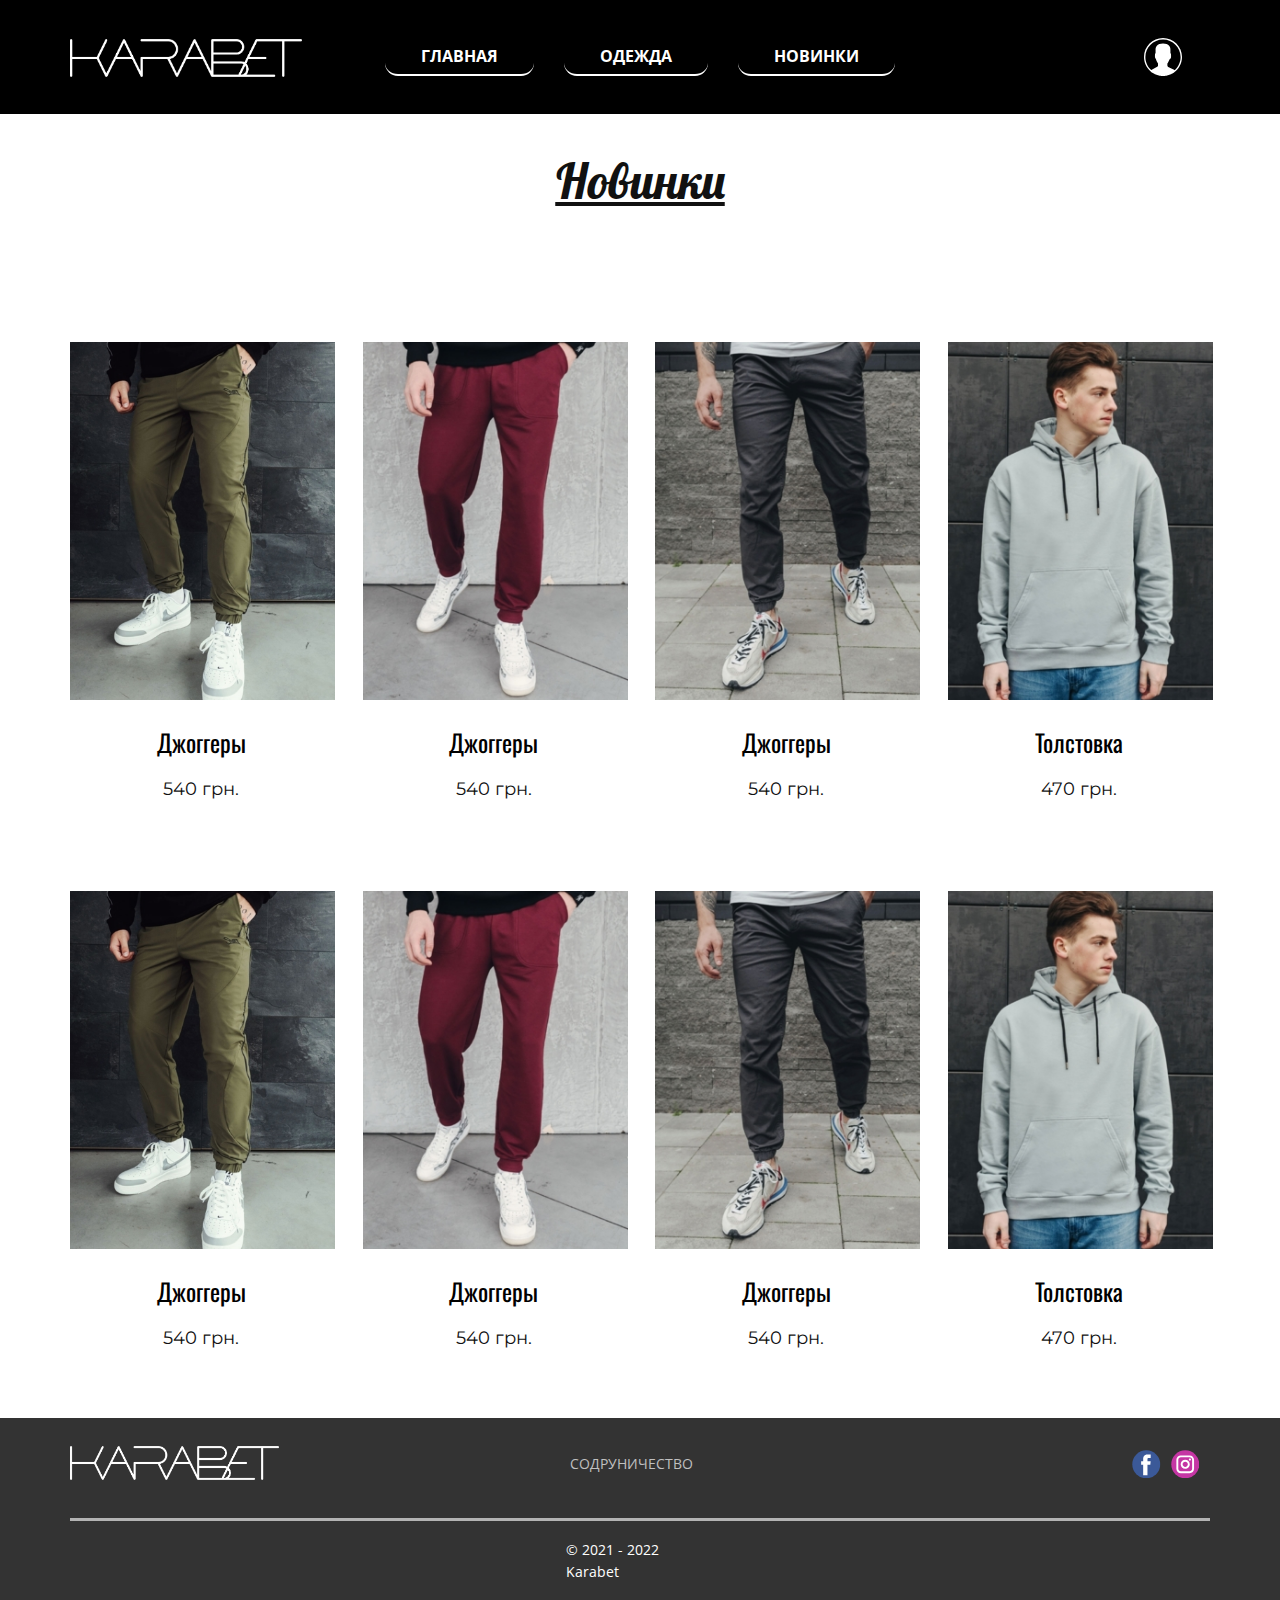
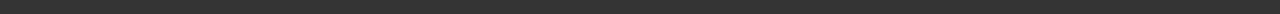
<file: index3.html>
<!DOCTYPE html>
<html style="font-size: 16px;">
  <head>
	  <meta name="author"content="Годзь Влад"> 
    <meta name="viewport" content="width=device-width, initial-scale=1.0">
    <meta charset="utf-8">
    <meta name="keywords" content="Интернет-магазин KARABET - Одежда для всей семьи, Женский спортивный костюм Karabet symo, 
    Женский спортивный, Женский спортивный костюм, Cпортивный костюм, Джоггеры, Купить джоггеры, Толстовка, Мужская толстовка, Спортивные костюмы в Украине, Купить спортивный костюм в Интернет-магазине, 
    Мужская одежда, Мужские спортивные костюмы, Cпортивный костюм">
    <meta name="description" content="Официальный каталог украинского бренда Karabet Studio. Магазины в крупнейших городах Украины. Большой выбор вещей. Высокое качество. Доставка 1-2 дня. Оплата при получении. Украинское производство.">
    <meta name="page_type" content="np-template-header-footer-from-plugin">
    <title>Новинки</title>
    <link rel="icon" href="images/favicon (KARABET).png" type="image/x-icon">
    <link rel="stylesheet" href="nicepage.css" media="screen">
<link rel="stylesheet" href="index3.css" media="screen">
    <script class="u-script" type="text/javascript" src="jquery.js" defer=""></script>
    <script class="u-script" type="text/javascript" src="nicepage.js" defer=""></script>
    <meta name="generator" content="Nicepage 4.8.2, nicepage.com">
    <link id="u-theme-google-font" rel="stylesheet" href="https://fonts.googleapis.com/css?family=Roboto:100,100i,300,300i,400,400i,500,500i,700,700i,900,900i|Open+Sans:300,300i,400,400i,500,500i,600,600i,700,700i,800,800i">
    <link id="u-page-google-font" rel="stylesheet" href="https://fonts.googleapis.com/css?family=Lobster:400|Oswald:200,300,400,500,600,700|Montserrat:100,100i,200,200i,300,300i,400,400i,500,500i,600,600i,700,700i,800,800i,900,900i">
    
    
    
    
    
    <script type="application/ld+json">{
		"@context": "http://schema.org",
		"@type": "Organization",
		"name": "",
		"logo": "images/LOGOKarabet1.png",
		"sameAs": [
				"https://www.facebook.com/karabetstyle",
				"https://www.instagram.com/karabet_studio/"
		]
}</script>
    <meta name="theme-color" content="#478ac9">
    <meta property="og:title" content="index3">
    <meta property="og:type" content="website">
  </head>
  <body class="u-body u-xxl-mode"><header class="u-align-center-xs u-black u-clearfix u-header u-header" id="sec-9068" data-animation-name="" data-animation-duration="0" data-animation-delay="0" data-animation-direction=""><div class="u-clearfix u-sheet u-sheet-1"><span class="u-icon u-text-white u-icon-1" data-href="Index4.html" data-page-id="147861892"><svg class="u-svg-link" preserveAspectRatio="xMidYMin slice" viewBox="0 0 55 55" style=""><use xmlns:xlink="http://www.w3.org/1999/xlink" xlink:href="#svg-ff4d"></use></svg><svg class="u-svg-content" viewBox="0 0 55 55" x="0px" y="0px" id="svg-ff4d" style="enable-background:new 0 0 55 55;"><path d="M55,27.5C55,12.337,42.663,0,27.5,0S0,12.337,0,27.5c0,8.009,3.444,15.228,8.926,20.258l-0.026,0.023l0.892,0.752
	c0.058,0.049,0.121,0.089,0.179,0.137c0.474,0.393,0.965,0.766,1.465,1.127c0.162,0.117,0.324,0.234,0.489,0.348
	c0.534,0.368,1.082,0.717,1.642,1.048c0.122,0.072,0.245,0.142,0.368,0.212c0.613,0.349,1.239,0.678,1.88,0.98
	c0.047,0.022,0.095,0.042,0.142,0.064c2.089,0.971,4.319,1.684,6.651,2.105c0.061,0.011,0.122,0.022,0.184,0.033
	c0.724,0.125,1.456,0.225,2.197,0.292c0.09,0.008,0.18,0.013,0.271,0.021C25.998,54.961,26.744,55,27.5,55
	c0.749,0,1.488-0.039,2.222-0.098c0.093-0.008,0.186-0.013,0.279-0.021c0.735-0.067,1.461-0.164,2.178-0.287
	c0.062-0.011,0.125-0.022,0.187-0.034c2.297-0.412,4.495-1.109,6.557-2.055c0.076-0.035,0.153-0.068,0.229-0.104
	c0.617-0.29,1.22-0.603,1.811-0.936c0.147-0.083,0.293-0.167,0.439-0.253c0.538-0.317,1.067-0.648,1.581-1
	c0.185-0.126,0.366-0.259,0.549-0.391c0.439-0.316,0.87-0.642,1.289-0.983c0.093-0.075,0.193-0.14,0.284-0.217l0.915-0.764
	l-0.027-0.023C51.523,42.802,55,35.55,55,27.5z M2,27.5C2,13.439,13.439,2,27.5,2S53,13.439,53,27.5
	c0,7.577-3.325,14.389-8.589,19.063c-0.294-0.203-0.59-0.385-0.893-0.537l-8.467-4.233c-0.76-0.38-1.232-1.144-1.232-1.993v-2.957
	c0.196-0.242,0.403-0.516,0.617-0.817c1.096-1.548,1.975-3.27,2.616-5.123c1.267-0.602,2.085-1.864,2.085-3.289v-3.545
	c0-0.867-0.318-1.708-0.887-2.369v-4.667c0.052-0.52,0.236-3.448-1.883-5.864C34.524,9.065,31.541,8,27.5,8
	s-7.024,1.065-8.867,3.168c-2.119,2.416-1.935,5.346-1.883,5.864v4.667c-0.568,0.661-0.887,1.502-0.887,2.369v3.545
	c0,1.101,0.494,2.128,1.34,2.821c0.81,3.173,2.477,5.575,3.093,6.389v2.894c0,0.816-0.445,1.566-1.162,1.958l-7.907,4.313
	c-0.252,0.137-0.502,0.297-0.752,0.476C5.276,41.792,2,35.022,2,27.5z"></path></svg></span>
        <nav class="u-menu u-menu-dropdown u-offcanvas u-menu-1" data-responsive-from="MD">
          <div class="menu-collapse" style="font-size: 1rem; letter-spacing: 0px; font-weight: 700; text-transform: uppercase;">
            <a class="u-button-style u-custom-active-border-color u-custom-active-color u-custom-border u-custom-border-color u-custom-border-radius u-custom-borders u-custom-hover-border-color u-custom-left-right-menu-spacing u-custom-padding-bottom u-custom-text-active-color u-custom-text-color u-custom-text-hover-color u-custom-top-bottom-menu-spacing u-nav-link u-text-active-palette-1-base u-text-hover-palette-2-base" href="#" style="padding: 5px 6px; font-size: calc(1em + 10px);">
              <svg class="u-svg-link" viewBox="0 0 24 24"><use xmlns:xlink="http://www.w3.org/1999/xlink" xlink:href="#menu-hamburger"></use></svg>
              <svg class="u-svg-content" version="1.1" id="menu-hamburger" viewBox="0 0 16 16" x="0px" y="0px" xmlns:xlink="http://www.w3.org/1999/xlink" xmlns="http://www.w3.org/2000/svg"><g><rect y="1" width="16" height="2"></rect><rect y="7" width="16" height="2"></rect><rect y="13" width="16" height="2"></rect>
</g></svg>
            </a>
          </div>
          <div class="u-custom-menu u-nav-container">
            <ul class="u-nav u-spacing-30 u-unstyled u-nav-1"><li class="u-nav-item"><a class="u-border-2 u-border-active-white u-border-hover-white u-border-no-left u-border-no-right u-border-no-top u-border-white u-button-style u-nav-link u-radius-13 u-text-active-white u-text-hover-palette-5-light-1 u-text-white" href="index.html" style="padding: 10px 36px;">Главная</a>
</li><li class="u-nav-item"><a class="u-border-2 u-border-active-white u-border-hover-white u-border-no-left u-border-no-right u-border-no-top u-border-white u-button-style u-nav-link u-radius-13 u-text-active-white u-text-hover-palette-5-light-1 u-text-white" href="#" style="padding: 10px 36px;">Одежда</a><div class="u-nav-popup"><ul class="u-h-spacing-39 u-nav u-unstyled u-v-spacing-11 u-nav-2"><li class="u-nav-item"><a class="u-button-style u-grey-10 u-nav-link" href="index1.html">Женская одежда</a>
</li><li class="u-nav-item"><a class="u-button-style u-grey-10 u-nav-link" href="index2.html">Мужская одежда</a>
</li></ul>
</div>
</li><li class="u-nav-item"><a class="u-border-2 u-border-active-white u-border-hover-white u-border-no-left u-border-no-right u-border-no-top u-border-white u-button-style u-nav-link u-radius-13 u-text-active-white u-text-hover-palette-5-light-1 u-text-white" href="index3.html" style="padding: 10px 36px;">Новинки</a>
</li></ul>
          </div>
          <div class="u-custom-menu u-nav-container-collapse">
            <div class="u-black u-container-style u-inner-container-layout u-opacity u-opacity-90 u-sidenav">
              <div class="u-inner-container-layout u-sidenav-overflow">
                <div class="u-menu-close"></div>
                <ul class="u-align-center u-nav u-popupmenu-items u-unstyled u-nav-3"><li class="u-nav-item"><a class="u-button-style u-nav-link" href="index.html">Главная</a>
</li><li class="u-nav-item"><a class="u-button-style u-nav-link" href="#">Одежда</a><div class="u-nav-popup"><ul class="u-h-spacing-39 u-nav u-unstyled u-v-spacing-11 u-nav-4"><li class="u-nav-item"><a class="u-button-style u-nav-link" href="index1.html">Женская одежда</a>
</li><li class="u-nav-item"><a class="u-button-style u-nav-link" href="index2.html">Мужская одежда</a>
</li></ul>
</div>
</li><li class="u-nav-item"><a class="u-button-style u-nav-link" href="index3.html">Новинки</a>
</li></ul>
              </div>
            </div>
            <div class="u-grey-10 u-menu-overlay u-opacity u-opacity-45"></div>
          </div>
        </nav>
        <a href="index.html" data-page-id="681125330" class="u-image u-logo u-image-1" data-image-width="2889" data-image-height="468" title="Главная">
          <img src="images/LOGOKarabet1.png" class="u-logo-image u-logo-image-1">
        </a>
      </div></header>
    <section class="u-align-center u-clearfix u-section-1" id="sec-eea8">
      <div class="u-clearfix u-sheet u-sheet-1">
        <h1 class="u-custom-font u-font-lobster u-text u-text-default u-text-1">
          <span style="text-decoration: underline !important;">Новинки </span>
        </h1>
        <div class="u-expanded-width u-list u-list-1">
          <div class="u-repeater u-repeater-1">
            <div class="u-container-style u-list-item u-repeater-item u-video-cover u-list-item-1">
              <div class="u-container-layout u-similar-container u-container-layout-1">
                <img class="u-image u-image-default u-image-1" src="images/1.jpeg" alt="" data-image-width="378" data-image-height="552">
                <div class="u-align-center u-container-style u-expanded-width u-group u-group-1">
                  <div class="u-container-layout u-container-layout-2">
                    <h4 class="u-custom-font u-font-oswald u-text u-text-black u-text-2">Джоггеры</h4>
                    <h6 class="u-custom-font u-font-montserrat u-text u-text-3"> 540&nbsp;грн. </h6>
                  </div>
                </div>
              </div>
            </div>
            <div class="u-align-center u-container-style u-list-item u-repeater-item u-video-cover u-list-item-2">
              <div class="u-container-layout u-similar-container u-container-layout-3">
                <img class="u-image u-image-default u-image-2" src="images/11f8582bf6ca4f08923c4eb90520f6c4.jpeg" alt="" data-image-width="288" data-image-height="420">
                <div class="u-align-center u-container-style u-expanded-width u-group u-video-cover u-group-2">
                  <div class="u-container-layout u-container-layout-4">
                    <h4 class="u-custom-font u-font-oswald u-text u-text-black u-text-4"> Джоггеры</h4>
                    <h6 class="u-custom-font u-font-montserrat u-text u-text-5">540&nbsp;грн. </h6>
                  </div>
                </div>
              </div>
            </div>
            <div class="u-align-center u-container-style u-list-item u-repeater-item u-video-cover u-list-item-3">
              <div class="u-container-layout u-similar-container u-container-layout-5">
                <img class="u-image u-image-default u-image-3" src="images/a85d2079ad1d4f32b071d6e362fa1325.jpeg" alt="" data-image-width="288" data-image-height="420">
                <div class="u-align-center u-container-style u-expanded-width u-group u-video-cover u-group-3">
                  <div class="u-container-layout u-container-layout-6">
                    <h4 class="u-custom-font u-font-oswald u-text u-text-black u-text-6"> Джоггеры</h4>
                    <h6 class="u-custom-font u-font-montserrat u-text u-text-7"> 540&nbsp;грн. </h6>
                  </div>
                </div>
              </div>
            </div>
            <div class="u-align-center u-container-style u-list-item u-repeater-item u-video-cover u-list-item-4">
              <div class="u-container-layout u-similar-container u-container-layout-7">
                <img class="u-image u-image-default u-image-4" src="images/b08e33ef353d4faa9677861ce7029026.jpeg" alt="" data-image-width="288" data-image-height="420">
                <div class="u-align-center u-container-style u-expanded-width u-group u-video-cover u-group-4">
                  <div class="u-container-layout u-container-layout-8">
                    <h4 class="u-custom-font u-font-oswald u-text u-text-black u-text-8"> Толстовка</h4>
                    <h6 class="u-custom-font u-font-montserrat u-text u-text-9"> 470&nbsp;грн. </h6>
                  </div>
                </div>
              </div>
            </div>
          </div>
        </div>
      </div>
    </section>
    <section class="u-align-center u-clearfix u-section-2" id="sec-773c">
      <div class="u-clearfix u-sheet u-valign-middle-xl u-valign-middle-xxl u-sheet-1">
        <div class="u-expanded-width u-list u-list-1">
          <div class="u-repeater u-repeater-1">
            <div class="u-container-style u-list-item u-repeater-item u-video-cover u-list-item-1">
              <div class="u-container-layout u-similar-container u-container-layout-1">
                <img class="u-image u-image-default u-image-1" src="images/1.jpeg" alt="" data-image-width="378" data-image-height="552">
                <div class="u-align-center u-container-style u-expanded-width u-group u-group-1">
                  <div class="u-container-layout u-container-layout-2">
                    <h4 class="u-custom-font u-font-oswald u-text u-text-black u-text-1">Джоггеры</h4>
                    <h6 class="u-custom-font u-font-montserrat u-text u-text-2"> 540&nbsp;грн. </h6>
                  </div>
                </div>
              </div>
            </div>
            <div class="u-align-center u-container-style u-list-item u-repeater-item u-video-cover u-list-item-2">
              <div class="u-container-layout u-similar-container u-container-layout-3">
                <img class="u-image u-image-default u-image-2" src="images/11f8582bf6ca4f08923c4eb90520f6c4.jpeg" alt="" data-image-width="288" data-image-height="420">
                <div class="u-align-center u-container-style u-expanded-width u-group u-video-cover u-group-2">
                  <div class="u-container-layout u-container-layout-4">
                    <h4 class="u-custom-font u-font-oswald u-text u-text-black u-text-3"> Джоггеры</h4>
                    <h6 class="u-custom-font u-font-montserrat u-text u-text-4">540&nbsp;грн. </h6>
                  </div>
                </div>
              </div>
            </div>
            <div class="u-align-center u-container-style u-list-item u-repeater-item u-video-cover u-list-item-3">
              <div class="u-container-layout u-similar-container u-container-layout-5">
                <img class="u-image u-image-default u-image-3" src="images/a85d2079ad1d4f32b071d6e362fa1325.jpeg" alt="" data-image-width="288" data-image-height="420">
                <div class="u-align-center u-container-style u-expanded-width u-group u-video-cover u-group-3">
                  <div class="u-container-layout u-container-layout-6">
                    <h4 class="u-custom-font u-font-oswald u-text u-text-black u-text-5"> Джоггеры</h4>
                    <h6 class="u-custom-font u-font-montserrat u-text u-text-6"> 540&nbsp;грн. </h6>
                  </div>
                </div>
              </div>
            </div>
            <div class="u-align-center u-container-style u-list-item u-repeater-item u-video-cover u-list-item-4">
              <div class="u-container-layout u-similar-container u-container-layout-7">
                <img class="u-image u-image-default u-image-4" src="images/b08e33ef353d4faa9677861ce7029026.jpeg" alt="" data-image-width="288" data-image-height="420">
                <div class="u-align-center u-container-style u-expanded-width u-group u-video-cover u-group-4">
                  <div class="u-container-layout u-container-layout-8">
                    <h4 class="u-custom-font u-font-oswald u-text u-text-black u-text-7"> Толстовка</h4>
                    <h6 class="u-custom-font u-font-montserrat u-text u-text-8"> 470&nbsp;грн. </h6>
                  </div>
                </div>
              </div>
            </div>
          </div>
        </div>
      </div>
    </section>
    
    
    
    
    <footer class="u-align-center-md u-align-center-sm u-align-center-xs u-clearfix u-footer u-grey-80" id="sec-7356"><div class="u-clearfix u-sheet u-sheet-1">
        <a href="#" class="u-image u-logo u-image-1" data-image-width="2889" data-image-height="468" title="№">
          <img src="images/LOGOKarabet1-5.png" class="u-logo-image u-logo-image-1">
        </a>
        <div class="u-align-left-lg u-align-left-md u-align-left-xl u-align-left-xxl u-align-right-sm u-align-right-xs u-social-icons u-spacing-10 u-social-icons-1">
          <a class="u-social-url" title="facebook" target="_blank" href="https://www.facebook.com/karabetstyle"><span class="u-icon u-social-facebook u-social-icon u-icon-1"><svg class="u-svg-link" preserveAspectRatio="xMidYMin slice" viewBox="0 0 112 112" style=""><use xmlns:xlink="http://www.w3.org/1999/xlink" xlink:href="#svg-9c58"></use></svg><svg class="u-svg-content" viewBox="0 0 112 112" x="0" y="0" id="svg-9c58"><circle fill="currentColor" cx="56.1" cy="56.1" r="55"></circle><path fill="#FFFFFF" d="M73.5,31.6h-9.1c-1.4,0-3.6,0.8-3.6,3.9v8.5h12.6L72,58.3H60.8v40.8H43.9V58.3h-8V43.9h8v-9.2
            c0-6.7,3.1-17,17-17h12.5v13.9H73.5z"></path></svg></span>
          </a>
          <a class="u-social-url" title="instagram" target="_blank" href="https://www.instagram.com/karabet_studio/"><span class="u-icon u-social-icon u-social-instagram u-icon-2"><svg class="u-svg-link" preserveAspectRatio="xMidYMin slice" viewBox="0 0 112 112" style=""><use xmlns:xlink="http://www.w3.org/1999/xlink" xlink:href="#svg-712c"></use></svg><svg class="u-svg-content" viewBox="0 0 112 112" x="0" y="0" id="svg-712c"><circle fill="currentColor" cx="56.1" cy="56.1" r="55"></circle><path fill="#FFFFFF" d="M55.9,38.2c-9.9,0-17.9,8-17.9,17.9C38,66,46,74,55.9,74c9.9,0,17.9-8,17.9-17.9C73.8,46.2,65.8,38.2,55.9,38.2
            z M55.9,66.4c-5.7,0-10.3-4.6-10.3-10.3c-0.1-5.7,4.6-10.3,10.3-10.3c5.7,0,10.3,4.6,10.3,10.3C66.2,61.8,61.6,66.4,55.9,66.4z"></path><path fill="#FFFFFF" d="M74.3,33.5c-2.3,0-4.2,1.9-4.2,4.2s1.9,4.2,4.2,4.2s4.2-1.9,4.2-4.2S76.6,33.5,74.3,33.5z"></path><path fill="#FFFFFF" d="M73.1,21.3H38.6c-9.7,0-17.5,7.9-17.5,17.5v34.5c0,9.7,7.9,17.6,17.5,17.6h34.5c9.7,0,17.5-7.9,17.5-17.5V38.8
            C90.6,29.1,82.7,21.3,73.1,21.3z M83,73.3c0,5.5-4.5,9.9-9.9,9.9H38.6c-5.5,0-9.9-4.5-9.9-9.9V38.8c0-5.5,4.5-9.9,9.9-9.9h34.5
            c5.5,0,9.9,4.5,9.9,9.9V73.3z"></path></svg></span>
          </a>
        </div>
        <p class="u-text u-text-grey-15 u-text-1">
          <a class="u-active-none u-border-none u-btn u-button-link u-button-style u-hover-none u-none u-text-grey-25 u-btn-1" href="index5.html" data-page-id="754713083">СОДРУНИЧЕСТВО</a>
        </p>
        <div class="u-absolute-hcenter-md u-absolute-hcenter-sm u-absolute-hcenter-xs u-border-3 u-border-grey-30 u-expanded-width u-line u-line-horizontal u-line-1"></div>
        <p class="u-text u-text-2"> © 2021 - 2022 Karabet</p>
      </div></footer>
  
  </body>
</html>
</file>
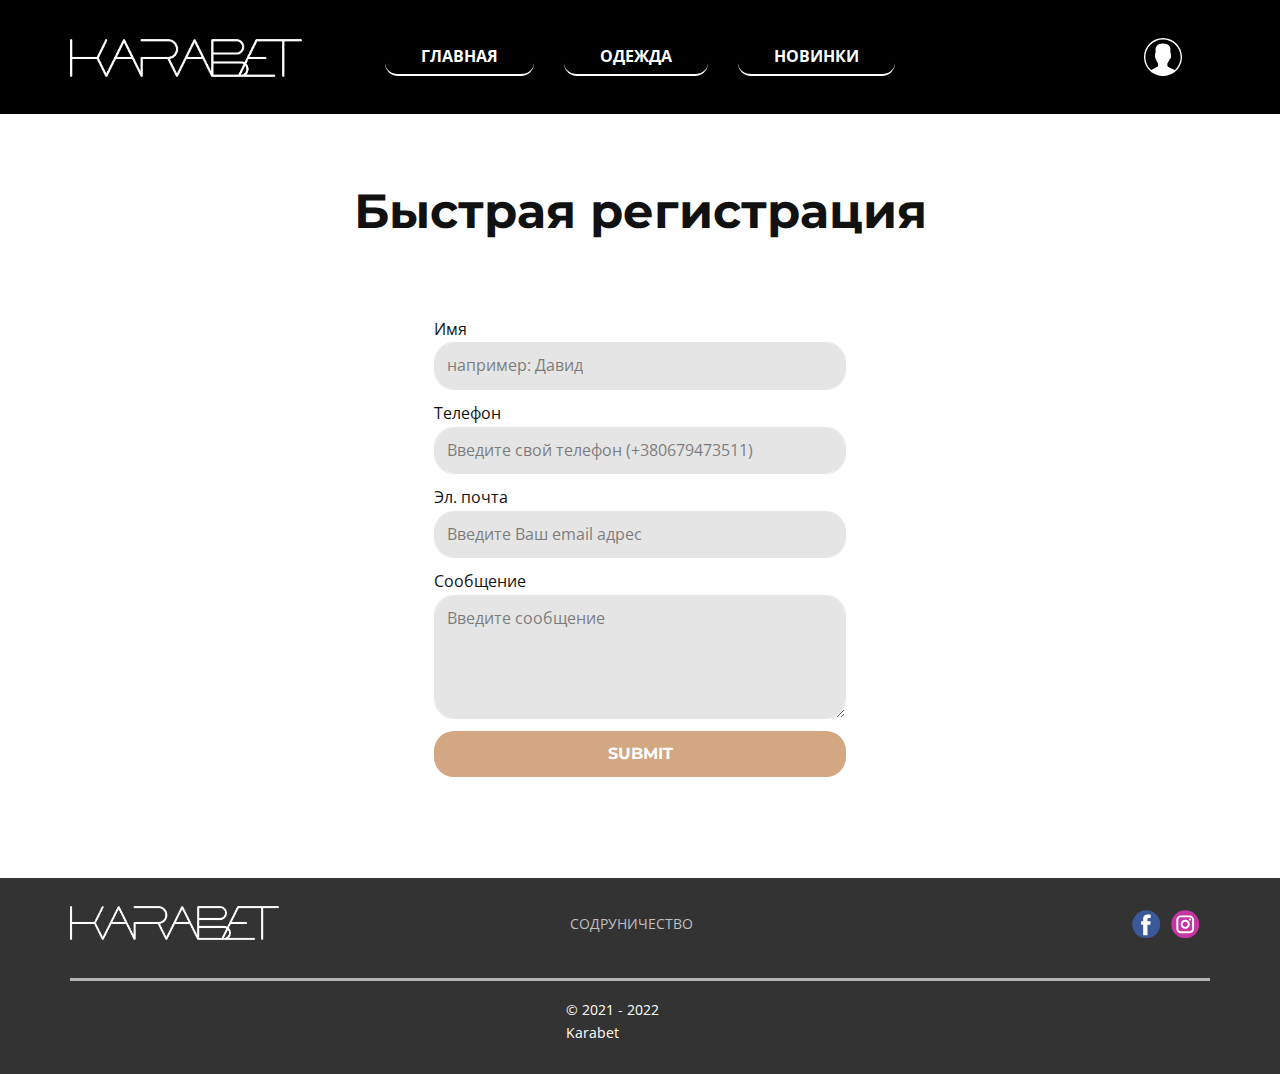
<file: Index4.html>
<!DOCTYPE html>
<html style="font-size: 16px;">
  <head>
	  <meta name="author"content="Годзь Влад">    
    <meta name="viewport" content="width=device-width, initial-scale=1.0">
    <meta charset="utf-8">
    <meta name="keywords" content="Интернет-магазин KARABET - Одежда для всей семьи, Женский спортивный костюм Karabet symo, Женский спортивный, Женский спортивный костюм, Cпортивный костюм, Спортивные костюмы в Украине, Купить спортивный костюм в Интернет-магазине">
    <meta name="description" content="Официальный каталог украинского бренда Karabet Studio. Магазины в крупнейших городах Украины. Большой выбор вещей. Высокое качество. Доставка 1-2 дня. Оплата при получении. Украинское производство.">
    <meta name="page_type" content="np-template-header-footer-from-plugin">
    <title>Быстрая регистрация</title>
    <link rel="icon" href="images/favicon (KARABET).png" type="image/x-icon">
    <link rel="stylesheet" href="nicepage.css" media="screen">
<link rel="stylesheet" href="Index4.css" media="screen">
    <script class="u-script" type="text/javascript" src="jquery.js" defer=""></script>
    <script class="u-script" type="text/javascript" src="nicepage.js" defer=""></script>
    <meta name="generator" content="Nicepage 4.8.2, nicepage.com">
    <link id="u-theme-google-font" rel="stylesheet" href="https://fonts.googleapis.com/css?family=Roboto:100,100i,300,300i,400,400i,500,500i,700,700i,900,900i|Open+Sans:300,300i,400,400i,500,500i,600,600i,700,700i,800,800i">
    <link id="u-page-google-font" rel="stylesheet" href="https://fonts.googleapis.com/css?family=Montserrat:100,100i,200,200i,300,300i,400,400i,500,500i,600,600i,700,700i,800,800i,900,900i">
    
    
    
    
    <script type="application/ld+json">{
		"@context": "http://schema.org",
		"@type": "Organization",
		"name": "",
		"logo": "images/LOGOKarabet1.png",
		"sameAs": [
				"https://www.facebook.com/karabetstyle",
				"https://www.instagram.com/karabet_studio/"
		]
}</script>
    <meta name="theme-color" content="#478ac9">
    <meta property="og:title" content="Index4">
    <meta property="og:type" content="website">
  </head>
  <body class="u-body u-xxl-mode"><header class="u-align-center-xs u-black u-clearfix u-header u-header" id="sec-9068" data-animation-name="" data-animation-duration="0" data-animation-delay="0" data-animation-direction=""><div class="u-clearfix u-sheet u-sheet-1"><span class="u-icon u-text-white u-icon-1" data-href="Index4.html" data-page-id="147861892"><svg class="u-svg-link" preserveAspectRatio="xMidYMin slice" viewBox="0 0 55 55" style=""><use xmlns:xlink="http://www.w3.org/1999/xlink" xlink:href="#svg-ff4d"></use></svg><svg class="u-svg-content" viewBox="0 0 55 55" x="0px" y="0px" id="svg-ff4d" style="enable-background:new 0 0 55 55;"><path d="M55,27.5C55,12.337,42.663,0,27.5,0S0,12.337,0,27.5c0,8.009,3.444,15.228,8.926,20.258l-0.026,0.023l0.892,0.752
	c0.058,0.049,0.121,0.089,0.179,0.137c0.474,0.393,0.965,0.766,1.465,1.127c0.162,0.117,0.324,0.234,0.489,0.348
	c0.534,0.368,1.082,0.717,1.642,1.048c0.122,0.072,0.245,0.142,0.368,0.212c0.613,0.349,1.239,0.678,1.88,0.98
	c0.047,0.022,0.095,0.042,0.142,0.064c2.089,0.971,4.319,1.684,6.651,2.105c0.061,0.011,0.122,0.022,0.184,0.033
	c0.724,0.125,1.456,0.225,2.197,0.292c0.09,0.008,0.18,0.013,0.271,0.021C25.998,54.961,26.744,55,27.5,55
	c0.749,0,1.488-0.039,2.222-0.098c0.093-0.008,0.186-0.013,0.279-0.021c0.735-0.067,1.461-0.164,2.178-0.287
	c0.062-0.011,0.125-0.022,0.187-0.034c2.297-0.412,4.495-1.109,6.557-2.055c0.076-0.035,0.153-0.068,0.229-0.104
	c0.617-0.29,1.22-0.603,1.811-0.936c0.147-0.083,0.293-0.167,0.439-0.253c0.538-0.317,1.067-0.648,1.581-1
	c0.185-0.126,0.366-0.259,0.549-0.391c0.439-0.316,0.87-0.642,1.289-0.983c0.093-0.075,0.193-0.14,0.284-0.217l0.915-0.764
	l-0.027-0.023C51.523,42.802,55,35.55,55,27.5z M2,27.5C2,13.439,13.439,2,27.5,2S53,13.439,53,27.5
	c0,7.577-3.325,14.389-8.589,19.063c-0.294-0.203-0.59-0.385-0.893-0.537l-8.467-4.233c-0.76-0.38-1.232-1.144-1.232-1.993v-2.957
	c0.196-0.242,0.403-0.516,0.617-0.817c1.096-1.548,1.975-3.27,2.616-5.123c1.267-0.602,2.085-1.864,2.085-3.289v-3.545
	c0-0.867-0.318-1.708-0.887-2.369v-4.667c0.052-0.52,0.236-3.448-1.883-5.864C34.524,9.065,31.541,8,27.5,8
	s-7.024,1.065-8.867,3.168c-2.119,2.416-1.935,5.346-1.883,5.864v4.667c-0.568,0.661-0.887,1.502-0.887,2.369v3.545
	c0,1.101,0.494,2.128,1.34,2.821c0.81,3.173,2.477,5.575,3.093,6.389v2.894c0,0.816-0.445,1.566-1.162,1.958l-7.907,4.313
	c-0.252,0.137-0.502,0.297-0.752,0.476C5.276,41.792,2,35.022,2,27.5z"></path></svg></span>
        <nav class="u-menu u-menu-dropdown u-offcanvas u-menu-1" data-responsive-from="MD">
          <div class="menu-collapse" style="font-size: 1rem; letter-spacing: 0px; font-weight: 700; text-transform: uppercase;">
            <a class="u-button-style u-custom-active-border-color u-custom-active-color u-custom-border u-custom-border-color u-custom-border-radius u-custom-borders u-custom-hover-border-color u-custom-left-right-menu-spacing u-custom-padding-bottom u-custom-text-active-color u-custom-text-color u-custom-text-hover-color u-custom-top-bottom-menu-spacing u-nav-link u-text-active-palette-1-base u-text-hover-palette-2-base" href="#" style="padding: 5px 6px; font-size: calc(1em + 10px);">
              <svg class="u-svg-link" viewBox="0 0 24 24"><use xmlns:xlink="http://www.w3.org/1999/xlink" xlink:href="#menu-hamburger"></use></svg>
              <svg class="u-svg-content" version="1.1" id="menu-hamburger" viewBox="0 0 16 16" x="0px" y="0px" xmlns:xlink="http://www.w3.org/1999/xlink" xmlns="http://www.w3.org/2000/svg"><g><rect y="1" width="16" height="2"></rect><rect y="7" width="16" height="2"></rect><rect y="13" width="16" height="2"></rect>
</g></svg>
            </a>
          </div>
          <div class="u-custom-menu u-nav-container">
            <ul class="u-nav u-spacing-30 u-unstyled u-nav-1"><li class="u-nav-item"><a class="u-border-2 u-border-active-white u-border-hover-white u-border-no-left u-border-no-right u-border-no-top u-border-white u-button-style u-nav-link u-radius-13 u-text-active-white u-text-hover-palette-5-light-1 u-text-white" href="index.html" style="padding: 10px 36px;">Главная</a>
</li><li class="u-nav-item"><a class="u-border-2 u-border-active-white u-border-hover-white u-border-no-left u-border-no-right u-border-no-top u-border-white u-button-style u-nav-link u-radius-13 u-text-active-white u-text-hover-palette-5-light-1 u-text-white" href="#" style="padding: 10px 36px;">Одежда</a><div class="u-nav-popup"><ul class="u-h-spacing-39 u-nav u-unstyled u-v-spacing-11 u-nav-2"><li class="u-nav-item"><a class="u-button-style u-grey-10 u-nav-link" href="index1.html">Женская одежда</a>
</li><li class="u-nav-item"><a class="u-button-style u-grey-10 u-nav-link" href="index2.html">Мужская одежда</a>
</li></ul>
</div>
</li><li class="u-nav-item"><a class="u-border-2 u-border-active-white u-border-hover-white u-border-no-left u-border-no-right u-border-no-top u-border-white u-button-style u-nav-link u-radius-13 u-text-active-white u-text-hover-palette-5-light-1 u-text-white" href="index3.html" style="padding: 10px 36px;">Новинки</a>
</li></ul>
          </div>
          <div class="u-custom-menu u-nav-container-collapse">
            <div class="u-black u-container-style u-inner-container-layout u-opacity u-opacity-90 u-sidenav">
              <div class="u-inner-container-layout u-sidenav-overflow">
                <div class="u-menu-close"></div>
                <ul class="u-align-center u-nav u-popupmenu-items u-unstyled u-nav-3"><li class="u-nav-item"><a class="u-button-style u-nav-link" href="index.html">Главная</a>
</li><li class="u-nav-item"><a class="u-button-style u-nav-link" href="#">Одежда</a><div class="u-nav-popup"><ul class="u-h-spacing-39 u-nav u-unstyled u-v-spacing-11 u-nav-4"><li class="u-nav-item"><a class="u-button-style u-nav-link" href="index1.html">Женская одежда</a>
</li><li class="u-nav-item"><a class="u-button-style u-nav-link" href="index2.html">Мужская одежда</a>
</li></ul>
</div>
</li><li class="u-nav-item"><a class="u-button-style u-nav-link" href="index3.html">Новинки</a>
</li></ul>
              </div>
            </div>
            <div class="u-grey-10 u-menu-overlay u-opacity u-opacity-45"></div>
          </div>
        </nav>
        <a href="index.html" data-page-id="681125330" class="u-image u-logo u-image-1" data-image-width="2889" data-image-height="468" title="Главная">
          <img src="images/LOGOKarabet1.png" class="u-logo-image u-logo-image-1">
        </a>
      </div></header>
    <section class="u-align-center u-clearfix u-white u-section-1" id="carousel_6bbb">
      <div class="u-clearfix u-sheet u-sheet-1">
        <h2 class="u-custom-font u-font-montserrat u-text u-text-default u-text-1"> Быстрая регистрация</h2>
        <div class="u-align-center-sm u-align-center-xs u-align-left-lg u-align-left-md u-align-left-xl u-container-style u-group u-radius-20 u-shape-round u-white u-group-1">
          <div class="u-container-layout u-valign-middle-lg u-valign-middle-md u-valign-middle-sm u-valign-middle-xl u-container-layout-1">
            <div class="u-form u-form-1">
              <form action="#" method="POST" class="u-clearfix u-form-spacing-11 u-form-vertical u-inner-form" source="email" name="form" style="padding: 10px;">
                <div class="u-form-group u-form-name">
                  <label for="name-61fc" class="u-label">Имя</label>
                  <input type="text" id="name-61fc" name="name" class="u-border-1 u-border-grey-10 u-grey-10 u-input u-input-rectangle u-radius-20" required="" placeholder="например: Давид">
                </div>
                <div class="u-form-group u-form-phone u-form-group-2">
                  <label for="phone-0bf6" class="u-label">Телефон</label>
                  <input type="tel" pattern="\+?\d{0,3}[\s\(\-]?([0-9]{2,3})[\s\)\-]?([\s\-]?)([0-9]{3})[\s\-]?([0-9]{2})[\s\-]?([0-9]{2})" placeholder="Введите свой телефон (+380679473511)" id="phone-0bf6" name="phone" class="u-border-1 u-border-grey-10 u-grey-10 u-input u-input-rectangle u-radius-20" required="">
                </div>
                <div class="u-form-email u-form-group u-form-group-3">
                  <label for="email-0859" class="u-label">Эл. почта</label>
                  <input type="email" placeholder="Введите Ваш email адрес" id="email-0859" name="email" class="u-border-1 u-border-grey-10 u-grey-10 u-input u-input-rectangle u-radius-20" required="">
                </div>
                <div class="u-form-group u-form-message">
                  <label for="message-61fc" class="u-label">Сообщение</label>
                  <textarea placeholder="Введите сообщение" rows="4" cols="50" id="message-61fc" name="message" class="u-border-1 u-border-grey-10 u-grey-10 u-input u-input-rectangle u-radius-20" required=""></textarea>
                </div>
                <div class="u-align-left u-form-group u-form-submit">
                  <a href="#" class="u-border-none u-btn u-btn-round u-btn-submit u-button-style u-custom-color-2 u-custom-font u-font-montserrat u-radius-20 u-btn-1">Submit</a>
                  <input type="submit" value="submit" class="u-form-control-hidden">
                </div>
                <div class="u-form-send-message u-form-send-success">Спасибо! Ваше сообщение отправлено.</div>
                <div class="u-form-send-error u-form-send-message">Не удалось отправить ваше сообщение. Исправьте ошибки и повторите попытку.</div>
                <input type="hidden" value="" name="recaptchaResponse">
              </form>
            </div>
          </div>
        </div>
      </div>
    </section>
    
    
    
    
    <footer class="u-align-center-md u-align-center-sm u-align-center-xs u-clearfix u-footer u-grey-80" id="sec-7356"><div class="u-clearfix u-sheet u-sheet-1">
        <a href="#" class="u-image u-logo u-image-1" data-image-width="2889" data-image-height="468" title="№">
          <img src="images/LOGOKarabet1-5.png" class="u-logo-image u-logo-image-1">
        </a>
        <div class="u-align-left-lg u-align-left-md u-align-left-xl u-align-left-xxl u-align-right-sm u-align-right-xs u-social-icons u-spacing-10 u-social-icons-1">
          <a class="u-social-url" title="facebook" target="_blank" href="https://www.facebook.com/karabetstyle"><span class="u-icon u-social-facebook u-social-icon u-icon-1"><svg class="u-svg-link" preserveAspectRatio="xMidYMin slice" viewBox="0 0 112 112" style=""><use xmlns:xlink="http://www.w3.org/1999/xlink" xlink:href="#svg-9c58"></use></svg><svg class="u-svg-content" viewBox="0 0 112 112" x="0" y="0" id="svg-9c58"><circle fill="currentColor" cx="56.1" cy="56.1" r="55"></circle><path fill="#FFFFFF" d="M73.5,31.6h-9.1c-1.4,0-3.6,0.8-3.6,3.9v8.5h12.6L72,58.3H60.8v40.8H43.9V58.3h-8V43.9h8v-9.2
            c0-6.7,3.1-17,17-17h12.5v13.9H73.5z"></path></svg></span>
          </a>
          <a class="u-social-url" title="instagram" target="_blank" href="https://www.instagram.com/karabet_studio/"><span class="u-icon u-social-icon u-social-instagram u-icon-2"><svg class="u-svg-link" preserveAspectRatio="xMidYMin slice" viewBox="0 0 112 112" style=""><use xmlns:xlink="http://www.w3.org/1999/xlink" xlink:href="#svg-712c"></use></svg><svg class="u-svg-content" viewBox="0 0 112 112" x="0" y="0" id="svg-712c"><circle fill="currentColor" cx="56.1" cy="56.1" r="55"></circle><path fill="#FFFFFF" d="M55.9,38.2c-9.9,0-17.9,8-17.9,17.9C38,66,46,74,55.9,74c9.9,0,17.9-8,17.9-17.9C73.8,46.2,65.8,38.2,55.9,38.2
            z M55.9,66.4c-5.7,0-10.3-4.6-10.3-10.3c-0.1-5.7,4.6-10.3,10.3-10.3c5.7,0,10.3,4.6,10.3,10.3C66.2,61.8,61.6,66.4,55.9,66.4z"></path><path fill="#FFFFFF" d="M74.3,33.5c-2.3,0-4.2,1.9-4.2,4.2s1.9,4.2,4.2,4.2s4.2-1.9,4.2-4.2S76.6,33.5,74.3,33.5z"></path><path fill="#FFFFFF" d="M73.1,21.3H38.6c-9.7,0-17.5,7.9-17.5,17.5v34.5c0,9.7,7.9,17.6,17.5,17.6h34.5c9.7,0,17.5-7.9,17.5-17.5V38.8
            C90.6,29.1,82.7,21.3,73.1,21.3z M83,73.3c0,5.5-4.5,9.9-9.9,9.9H38.6c-5.5,0-9.9-4.5-9.9-9.9V38.8c0-5.5,4.5-9.9,9.9-9.9h34.5
            c5.5,0,9.9,4.5,9.9,9.9V73.3z"></path></svg></span>
          </a>
        </div>
        <p class="u-text u-text-grey-15 u-text-1">
          <a class="u-active-none u-border-none u-btn u-button-link u-button-style u-hover-none u-none u-text-grey-25 u-btn-1" href="index5.html" data-page-id="754713083">СОДРУНИЧЕСТВО</a>
        </p>
        <div class="u-absolute-hcenter-md u-absolute-hcenter-sm u-absolute-hcenter-xs u-border-3 u-border-grey-30 u-expanded-width u-line u-line-horizontal u-line-1"></div>
        <p class="u-text u-text-2"> © 2021 - 2022 Karabet</p>
      </div></footer>
   
  </body>
</html>
</file>
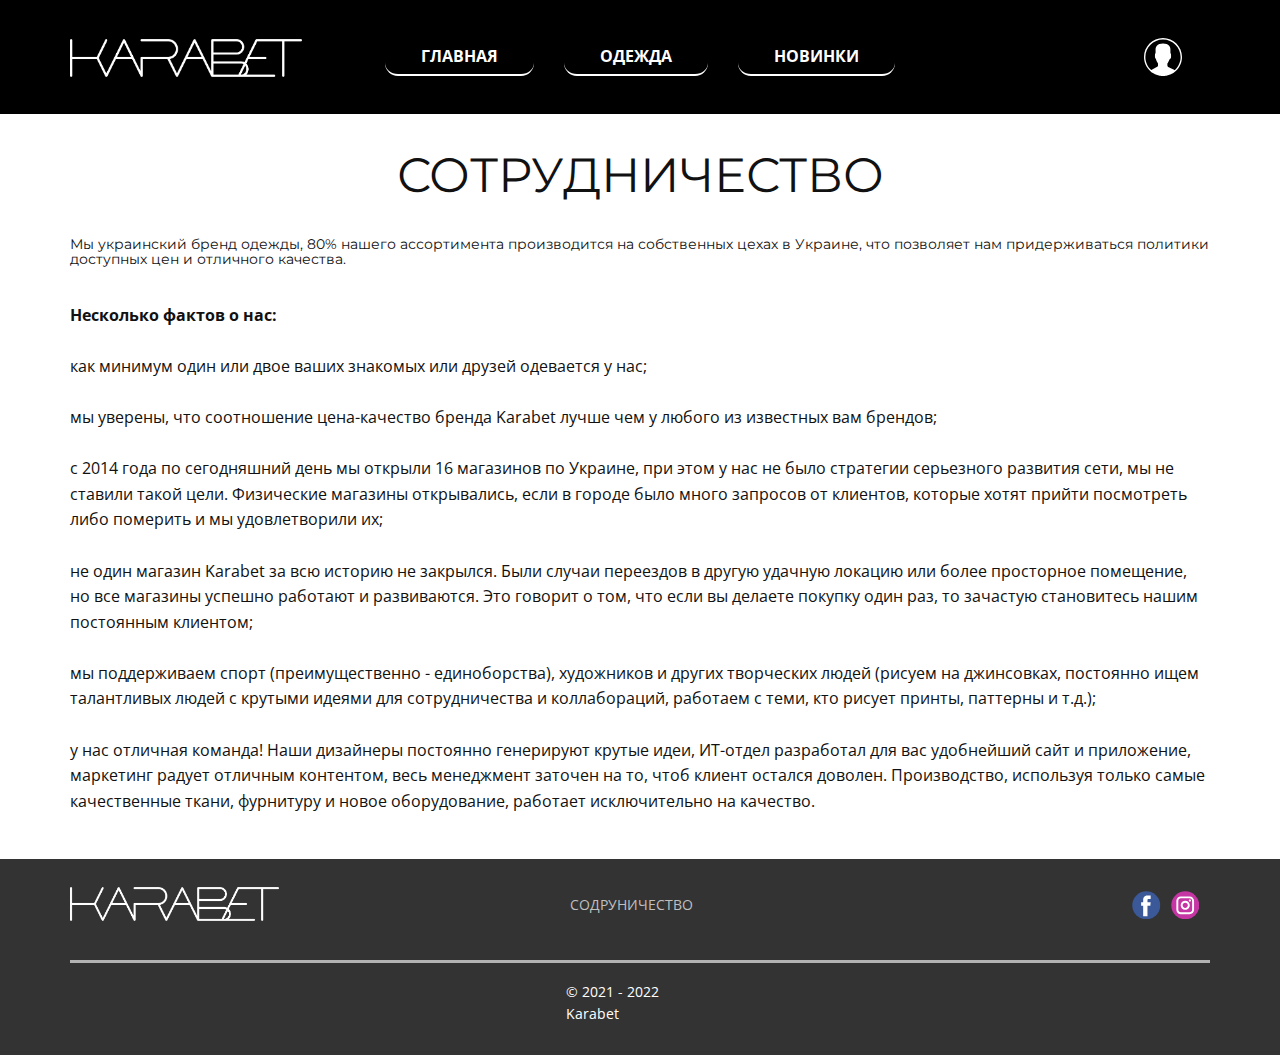
<file: index5.html>
<!DOCTYPE html>
<html style="font-size: 16px;">
  <head>
	  <meta name="author"content="Годзь Влад"> 
    <meta name="viewport" content="width=device-width, initial-scale=1.0">
    <meta charset="utf-8">
    <meta name="keywords" content="">
    <meta name="description" content="">
    <meta name="page_type" content="np-template-header-footer-from-plugin">
    <title>СОТРУДНИЧЕСТВО</title>
    <link rel="icon" href="images/favicon (KARABET).png" type="image/x-icon">
    <link rel="stylesheet" href="nicepage.css" media="screen">
<link rel="stylesheet" href="index5.css" media="screen">
    <script class="u-script" type="text/javascript" src="jquery.js" defer=""></script>
    <script class="u-script" type="text/javascript" src="nicepage.js" defer=""></script>
    <meta name="generator" content="Nicepage 4.8.2, nicepage.com">
    <link id="u-theme-google-font" rel="stylesheet" href="https://fonts.googleapis.com/css?family=Roboto:100,100i,300,300i,400,400i,500,500i,700,700i,900,900i|Open+Sans:300,300i,400,400i,500,500i,600,600i,700,700i,800,800i">
    <link id="u-page-google-font" rel="stylesheet" href="https://fonts.googleapis.com/css?family=Montserrat:100,100i,200,200i,300,300i,400,400i,500,500i,600,600i,700,700i,800,800i,900,900i">
    
    
    
    
    <script type="application/ld+json">{
		"@context": "http://schema.org",
		"@type": "Organization",
		"name": "",
		"logo": "images/LOGOKarabet1.png",
		"sameAs": [
				"https://www.facebook.com/karabetstyle",
				"https://www.instagram.com/karabet_studio/"
		]
}</script>
    <meta name="theme-color" content="#478ac9">
    <meta property="og:title" content="index5">
    <meta property="og:type" content="website">
  </head>
  <body class="u-body u-xxl-mode"><header class="u-align-center-xs u-black u-clearfix u-header u-header" id="sec-9068" data-animation-name="" data-animation-duration="0" data-animation-delay="0" data-animation-direction=""><div class="u-clearfix u-sheet u-sheet-1"><span class="u-icon u-text-white u-icon-1" data-href="Index4.html" data-page-id="147861892"><svg class="u-svg-link" preserveAspectRatio="xMidYMin slice" viewBox="0 0 55 55" style=""><use xmlns:xlink="http://www.w3.org/1999/xlink" xlink:href="#svg-ff4d"></use></svg><svg class="u-svg-content" viewBox="0 0 55 55" x="0px" y="0px" id="svg-ff4d" style="enable-background:new 0 0 55 55;"><path d="M55,27.5C55,12.337,42.663,0,27.5,0S0,12.337,0,27.5c0,8.009,3.444,15.228,8.926,20.258l-0.026,0.023l0.892,0.752
	c0.058,0.049,0.121,0.089,0.179,0.137c0.474,0.393,0.965,0.766,1.465,1.127c0.162,0.117,0.324,0.234,0.489,0.348
	c0.534,0.368,1.082,0.717,1.642,1.048c0.122,0.072,0.245,0.142,0.368,0.212c0.613,0.349,1.239,0.678,1.88,0.98
	c0.047,0.022,0.095,0.042,0.142,0.064c2.089,0.971,4.319,1.684,6.651,2.105c0.061,0.011,0.122,0.022,0.184,0.033
	c0.724,0.125,1.456,0.225,2.197,0.292c0.09,0.008,0.18,0.013,0.271,0.021C25.998,54.961,26.744,55,27.5,55
	c0.749,0,1.488-0.039,2.222-0.098c0.093-0.008,0.186-0.013,0.279-0.021c0.735-0.067,1.461-0.164,2.178-0.287
	c0.062-0.011,0.125-0.022,0.187-0.034c2.297-0.412,4.495-1.109,6.557-2.055c0.076-0.035,0.153-0.068,0.229-0.104
	c0.617-0.29,1.22-0.603,1.811-0.936c0.147-0.083,0.293-0.167,0.439-0.253c0.538-0.317,1.067-0.648,1.581-1
	c0.185-0.126,0.366-0.259,0.549-0.391c0.439-0.316,0.87-0.642,1.289-0.983c0.093-0.075,0.193-0.14,0.284-0.217l0.915-0.764
	l-0.027-0.023C51.523,42.802,55,35.55,55,27.5z M2,27.5C2,13.439,13.439,2,27.5,2S53,13.439,53,27.5
	c0,7.577-3.325,14.389-8.589,19.063c-0.294-0.203-0.59-0.385-0.893-0.537l-8.467-4.233c-0.76-0.38-1.232-1.144-1.232-1.993v-2.957
	c0.196-0.242,0.403-0.516,0.617-0.817c1.096-1.548,1.975-3.27,2.616-5.123c1.267-0.602,2.085-1.864,2.085-3.289v-3.545
	c0-0.867-0.318-1.708-0.887-2.369v-4.667c0.052-0.52,0.236-3.448-1.883-5.864C34.524,9.065,31.541,8,27.5,8
	s-7.024,1.065-8.867,3.168c-2.119,2.416-1.935,5.346-1.883,5.864v4.667c-0.568,0.661-0.887,1.502-0.887,2.369v3.545
	c0,1.101,0.494,2.128,1.34,2.821c0.81,3.173,2.477,5.575,3.093,6.389v2.894c0,0.816-0.445,1.566-1.162,1.958l-7.907,4.313
	c-0.252,0.137-0.502,0.297-0.752,0.476C5.276,41.792,2,35.022,2,27.5z"></path></svg></span>
        <nav class="u-menu u-menu-dropdown u-offcanvas u-menu-1" data-responsive-from="MD">
          <div class="menu-collapse" style="font-size: 1rem; letter-spacing: 0px; font-weight: 700; text-transform: uppercase;">
            <a class="u-button-style u-custom-active-border-color u-custom-active-color u-custom-border u-custom-border-color u-custom-border-radius u-custom-borders u-custom-hover-border-color u-custom-left-right-menu-spacing u-custom-padding-bottom u-custom-text-active-color u-custom-text-color u-custom-text-hover-color u-custom-top-bottom-menu-spacing u-nav-link u-text-active-palette-1-base u-text-hover-palette-2-base" href="#" style="padding: 5px 6px; font-size: calc(1em + 10px);">
              <svg class="u-svg-link" viewBox="0 0 24 24"><use xmlns:xlink="http://www.w3.org/1999/xlink" xlink:href="#menu-hamburger"></use></svg>
              <svg class="u-svg-content" version="1.1" id="menu-hamburger" viewBox="0 0 16 16" x="0px" y="0px" xmlns:xlink="http://www.w3.org/1999/xlink" xmlns="http://www.w3.org/2000/svg"><g><rect y="1" width="16" height="2"></rect><rect y="7" width="16" height="2"></rect><rect y="13" width="16" height="2"></rect>
</g></svg>
            </a>
          </div>
          <div class="u-custom-menu u-nav-container">
            <ul class="u-nav u-spacing-30 u-unstyled u-nav-1"><li class="u-nav-item"><a class="u-border-2 u-border-active-white u-border-hover-white u-border-no-left u-border-no-right u-border-no-top u-border-white u-button-style u-nav-link u-radius-13 u-text-active-white u-text-hover-palette-5-light-1 u-text-white" href="index.html" style="padding: 10px 36px;">Главная</a>
</li><li class="u-nav-item"><a class="u-border-2 u-border-active-white u-border-hover-white u-border-no-left u-border-no-right u-border-no-top u-border-white u-button-style u-nav-link u-radius-13 u-text-active-white u-text-hover-palette-5-light-1 u-text-white" href="#" style="padding: 10px 36px;">Одежда</a><div class="u-nav-popup"><ul class="u-h-spacing-39 u-nav u-unstyled u-v-spacing-11 u-nav-2"><li class="u-nav-item"><a class="u-button-style u-grey-10 u-nav-link" href="index1.html">Женская одежда</a>
</li><li class="u-nav-item"><a class="u-button-style u-grey-10 u-nav-link" href="index2.html">Мужская одежда</a>
</li></ul>
</div>
</li><li class="u-nav-item"><a class="u-border-2 u-border-active-white u-border-hover-white u-border-no-left u-border-no-right u-border-no-top u-border-white u-button-style u-nav-link u-radius-13 u-text-active-white u-text-hover-palette-5-light-1 u-text-white" href="index3.html" style="padding: 10px 36px;">Новинки</a>
</li></ul>
          </div>
          <div class="u-custom-menu u-nav-container-collapse">
            <div class="u-black u-container-style u-inner-container-layout u-opacity u-opacity-90 u-sidenav">
              <div class="u-inner-container-layout u-sidenav-overflow">
                <div class="u-menu-close"></div>
                <ul class="u-align-center u-nav u-popupmenu-items u-unstyled u-nav-3"><li class="u-nav-item"><a class="u-button-style u-nav-link" href="index.html">Главная</a>
</li><li class="u-nav-item"><a class="u-button-style u-nav-link" href="#">Одежда</a><div class="u-nav-popup"><ul class="u-h-spacing-39 u-nav u-unstyled u-v-spacing-11 u-nav-4"><li class="u-nav-item"><a class="u-button-style u-nav-link" href="index1.html">Женская одежда</a>
</li><li class="u-nav-item"><a class="u-button-style u-nav-link" href="index2.html">Мужская одежда</a>
</li></ul>
</div>
</li><li class="u-nav-item"><a class="u-button-style u-nav-link" href="index3.html">Новинки</a>
</li></ul>
              </div>
            </div>
            <div class="u-grey-10 u-menu-overlay u-opacity u-opacity-45"></div>
          </div>
        </nav>
        <a href="index.html" data-page-id="681125330" class="u-image u-logo u-image-1" data-image-width="2889" data-image-height="468" title="Главная">
          <img src="images/LOGOKarabet1.png" class="u-logo-image u-logo-image-1">
        </a>
      </div></header>
    <section class="u-clearfix u-section-1" id="sec-252a">
      <div class="u-clearfix u-sheet u-sheet-1">
        <h1 class="u-custom-font u-font-montserrat u-text u-text-default u-text-1"> СОТРУДНИЧЕСТВО</h1>
        <h1 class="u-custom-font u-font-montserrat u-text u-text-2"> Мы украинский бренд одежды, 80% нашего ассортимента производится на собственных цехах в Украине, что позволяет нам придерживаться политики доступных цен и отличного качества.</h1>
        <p class="u-text u-text-3"><b>Несколько фактов о нас:</b>
          <br>
          <br>как минимум один или двое ваших знакомых или друзей одевается у нас;<br>
          <br>мы уверены, что соотношение цена-качество бренда Karabet лучше чем у любого из известных вам брендов;<br>
          <br>с 2014 года по сегодняшний день мы открыли 16 магазинов по Украине, при этом у нас не было стратегии серьезного развития сети, мы не ставили такой цели. Физические магазины открывались, если в городе было много запросов от клиентов, которые хотят прийти посмотреть либо померить и мы удовлетворили их;<br>
          <br>не один магазин ​Karabet за всю историю не закрылся. Были случаи переездов в другую удачную локацию или более просторное помещение, но все магазины успешно работают и развиваются. Это говорит о том, что если вы делаете покупку один раз, то зачастую становитесь нашим постоянным клиентом;<br>
          <br>мы поддерживаем спорт (преимущественно - единоборства), художников и других творческих людей (рисуем на джинсовках, постоянно ищем талантливых людей с крутыми идеями для сотрудничества и коллабораций, работаем с теми, кто рисует принты, паттерны и т.д.);<br>
          <br>у нас отличная команда! Наши дизайнеры постоянно генерируют крутые идеи, ИТ-отдел разработал для вас удобнейший сайт и приложение, маркетинг радует отличным контентом, весь менеджмент заточен на то, чтоб клиент остался доволен. Производство, используя только самые качественные ткани, фурнитуру и новое оборудование, работает исключительно на качество.
        </p>
      </div>
    </section>
    
    
    
    
    <footer class="u-align-center-md u-align-center-sm u-align-center-xs u-clearfix u-footer u-grey-80" id="sec-7356"><div class="u-clearfix u-sheet u-sheet-1">
        <a href="#" class="u-image u-logo u-image-1" data-image-width="2889" data-image-height="468" title="№">
          <img src="images/LOGOKarabet1-5.png" class="u-logo-image u-logo-image-1">
        </a>
        <div class="u-align-left-lg u-align-left-md u-align-left-xl u-align-left-xxl u-align-right-sm u-align-right-xs u-social-icons u-spacing-10 u-social-icons-1">
          <a class="u-social-url" title="facebook" target="_blank" href="https://www.facebook.com/karabetstyle"><span class="u-icon u-social-facebook u-social-icon u-icon-1"><svg class="u-svg-link" preserveAspectRatio="xMidYMin slice" viewBox="0 0 112 112" style=""><use xmlns:xlink="http://www.w3.org/1999/xlink" xlink:href="#svg-9c58"></use></svg><svg class="u-svg-content" viewBox="0 0 112 112" x="0" y="0" id="svg-9c58"><circle fill="currentColor" cx="56.1" cy="56.1" r="55"></circle><path fill="#FFFFFF" d="M73.5,31.6h-9.1c-1.4,0-3.6,0.8-3.6,3.9v8.5h12.6L72,58.3H60.8v40.8H43.9V58.3h-8V43.9h8v-9.2
            c0-6.7,3.1-17,17-17h12.5v13.9H73.5z"></path></svg></span>
          </a>
          <a class="u-social-url" title="instagram" target="_blank" href="https://www.instagram.com/karabet_studio/"><span class="u-icon u-social-icon u-social-instagram u-icon-2"><svg class="u-svg-link" preserveAspectRatio="xMidYMin slice" viewBox="0 0 112 112" style=""><use xmlns:xlink="http://www.w3.org/1999/xlink" xlink:href="#svg-712c"></use></svg><svg class="u-svg-content" viewBox="0 0 112 112" x="0" y="0" id="svg-712c"><circle fill="currentColor" cx="56.1" cy="56.1" r="55"></circle><path fill="#FFFFFF" d="M55.9,38.2c-9.9,0-17.9,8-17.9,17.9C38,66,46,74,55.9,74c9.9,0,17.9-8,17.9-17.9C73.8,46.2,65.8,38.2,55.9,38.2
            z M55.9,66.4c-5.7,0-10.3-4.6-10.3-10.3c-0.1-5.7,4.6-10.3,10.3-10.3c5.7,0,10.3,4.6,10.3,10.3C66.2,61.8,61.6,66.4,55.9,66.4z"></path><path fill="#FFFFFF" d="M74.3,33.5c-2.3,0-4.2,1.9-4.2,4.2s1.9,4.2,4.2,4.2s4.2-1.9,4.2-4.2S76.6,33.5,74.3,33.5z"></path><path fill="#FFFFFF" d="M73.1,21.3H38.6c-9.7,0-17.5,7.9-17.5,17.5v34.5c0,9.7,7.9,17.6,17.5,17.6h34.5c9.7,0,17.5-7.9,17.5-17.5V38.8
            C90.6,29.1,82.7,21.3,73.1,21.3z M83,73.3c0,5.5-4.5,9.9-9.9,9.9H38.6c-5.5,0-9.9-4.5-9.9-9.9V38.8c0-5.5,4.5-9.9,9.9-9.9h34.5
            c5.5,0,9.9,4.5,9.9,9.9V73.3z"></path></svg></span>
          </a>
        </div>
        <p class="u-text u-text-grey-15 u-text-1">
          <a class="u-active-none u-border-none u-btn u-button-link u-button-style u-hover-none u-none u-text-grey-25 u-btn-1" href="index5.html" data-page-id="754713083">СОДРУНИЧЕСТВО</a>
        </p>
        <div class="u-absolute-hcenter-md u-absolute-hcenter-sm u-absolute-hcenter-xs u-border-3 u-border-grey-30 u-expanded-width u-line u-line-horizontal u-line-1"></div>
        <p class="u-text u-text-2"> © 2021 - 2022 Karabet</p>
      </div></footer>
    
  </body>
</html>
</file>
